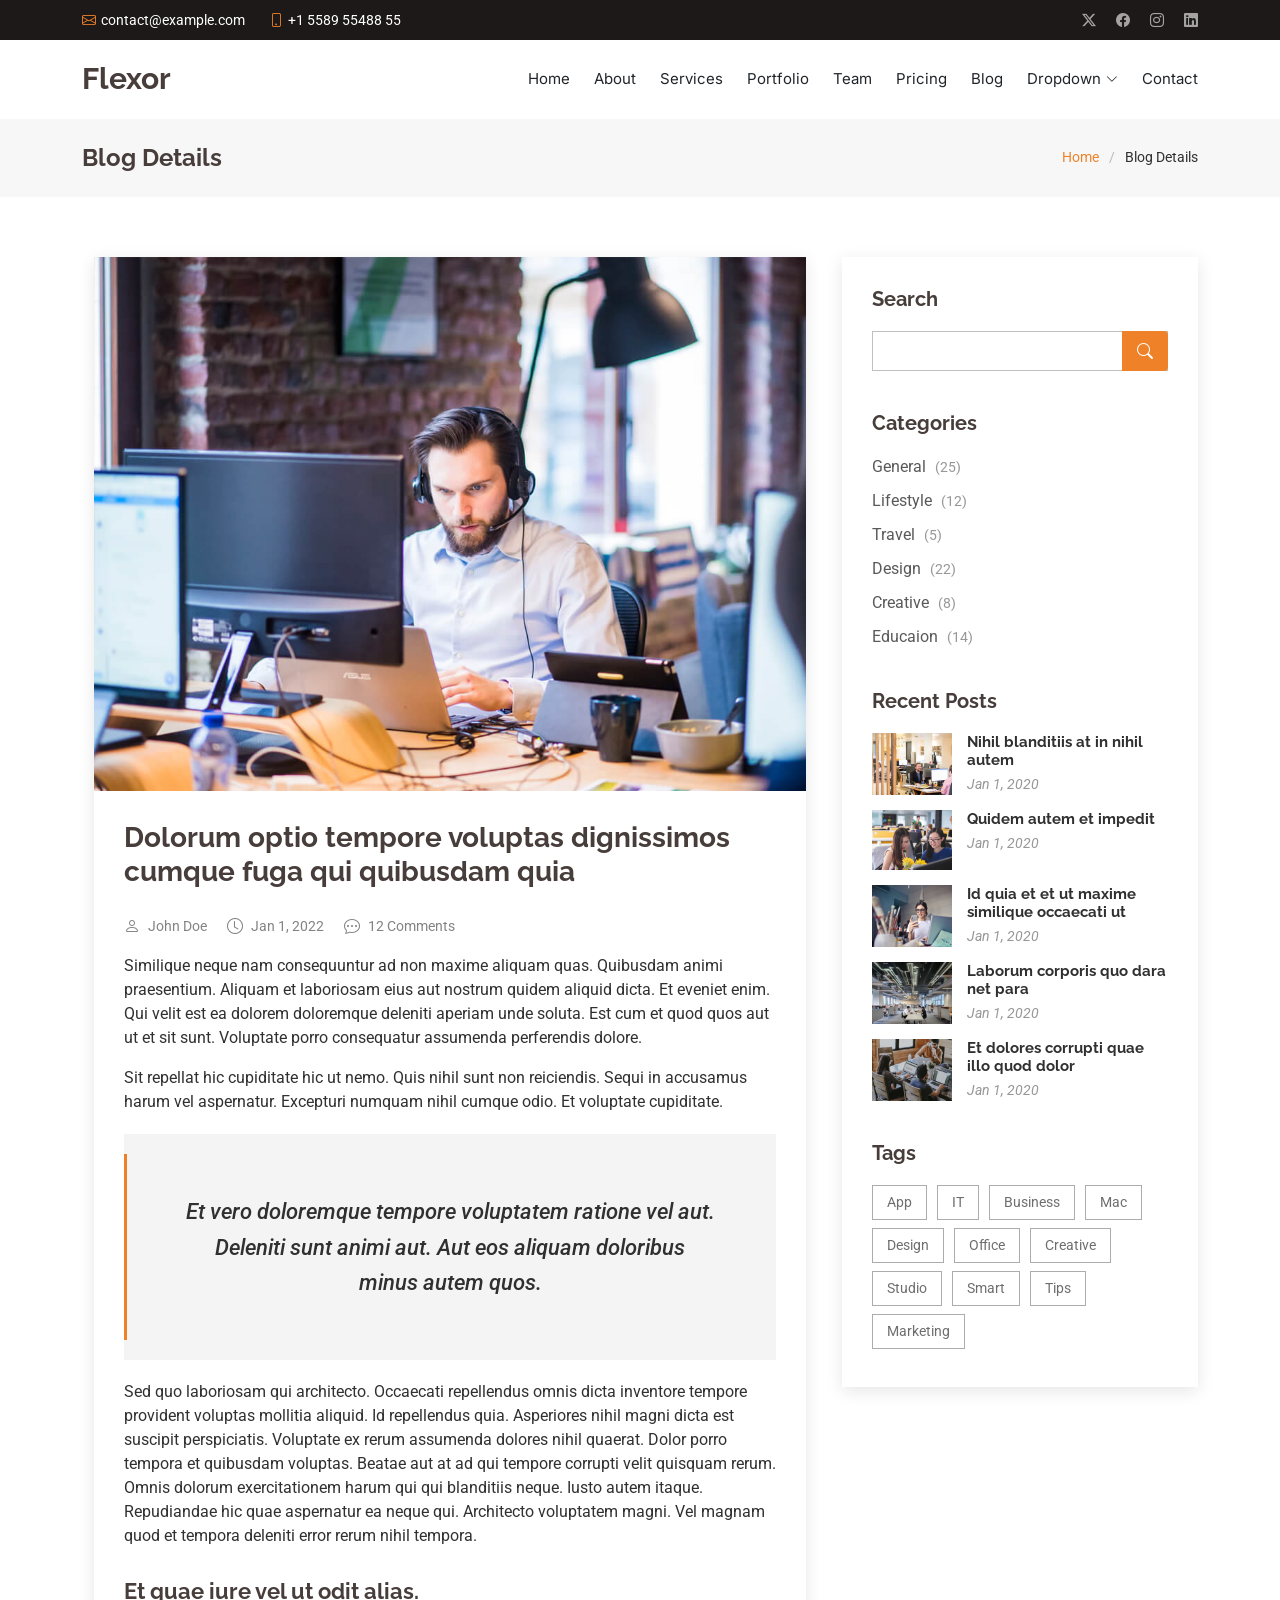
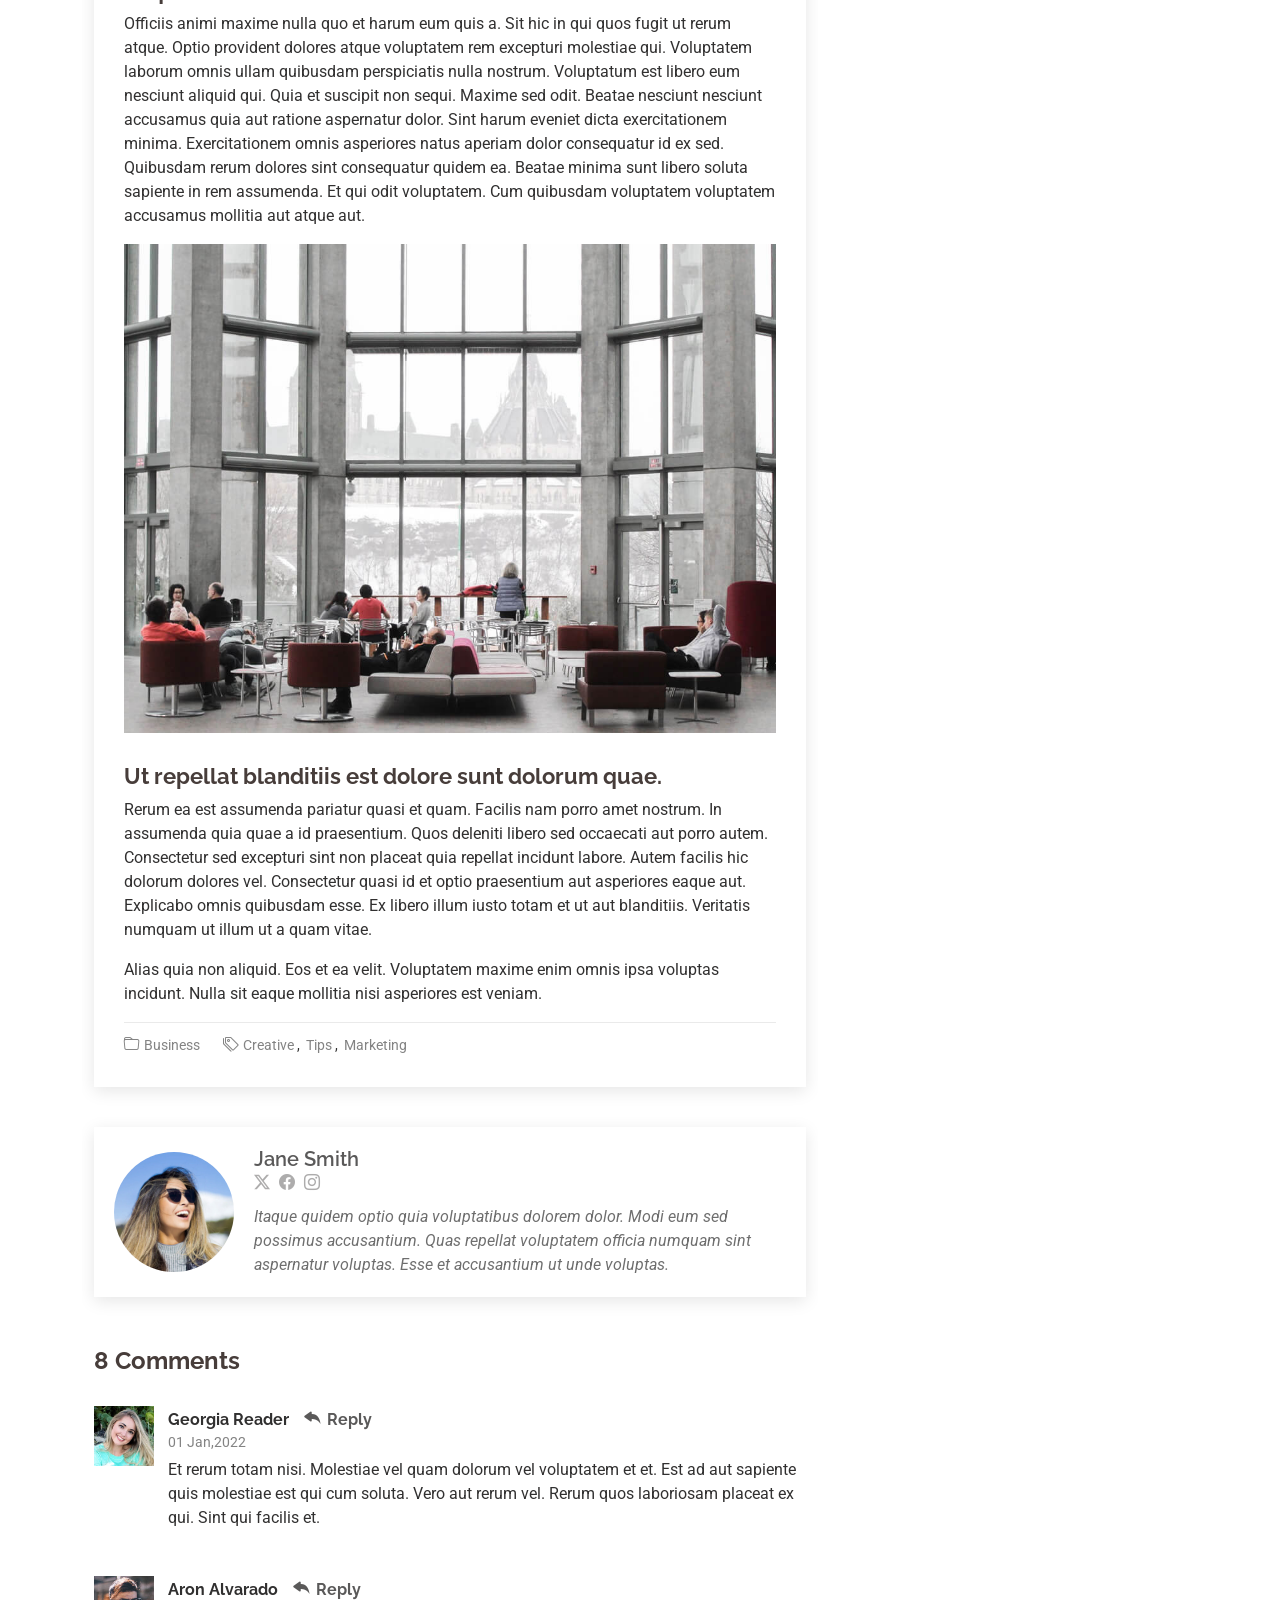
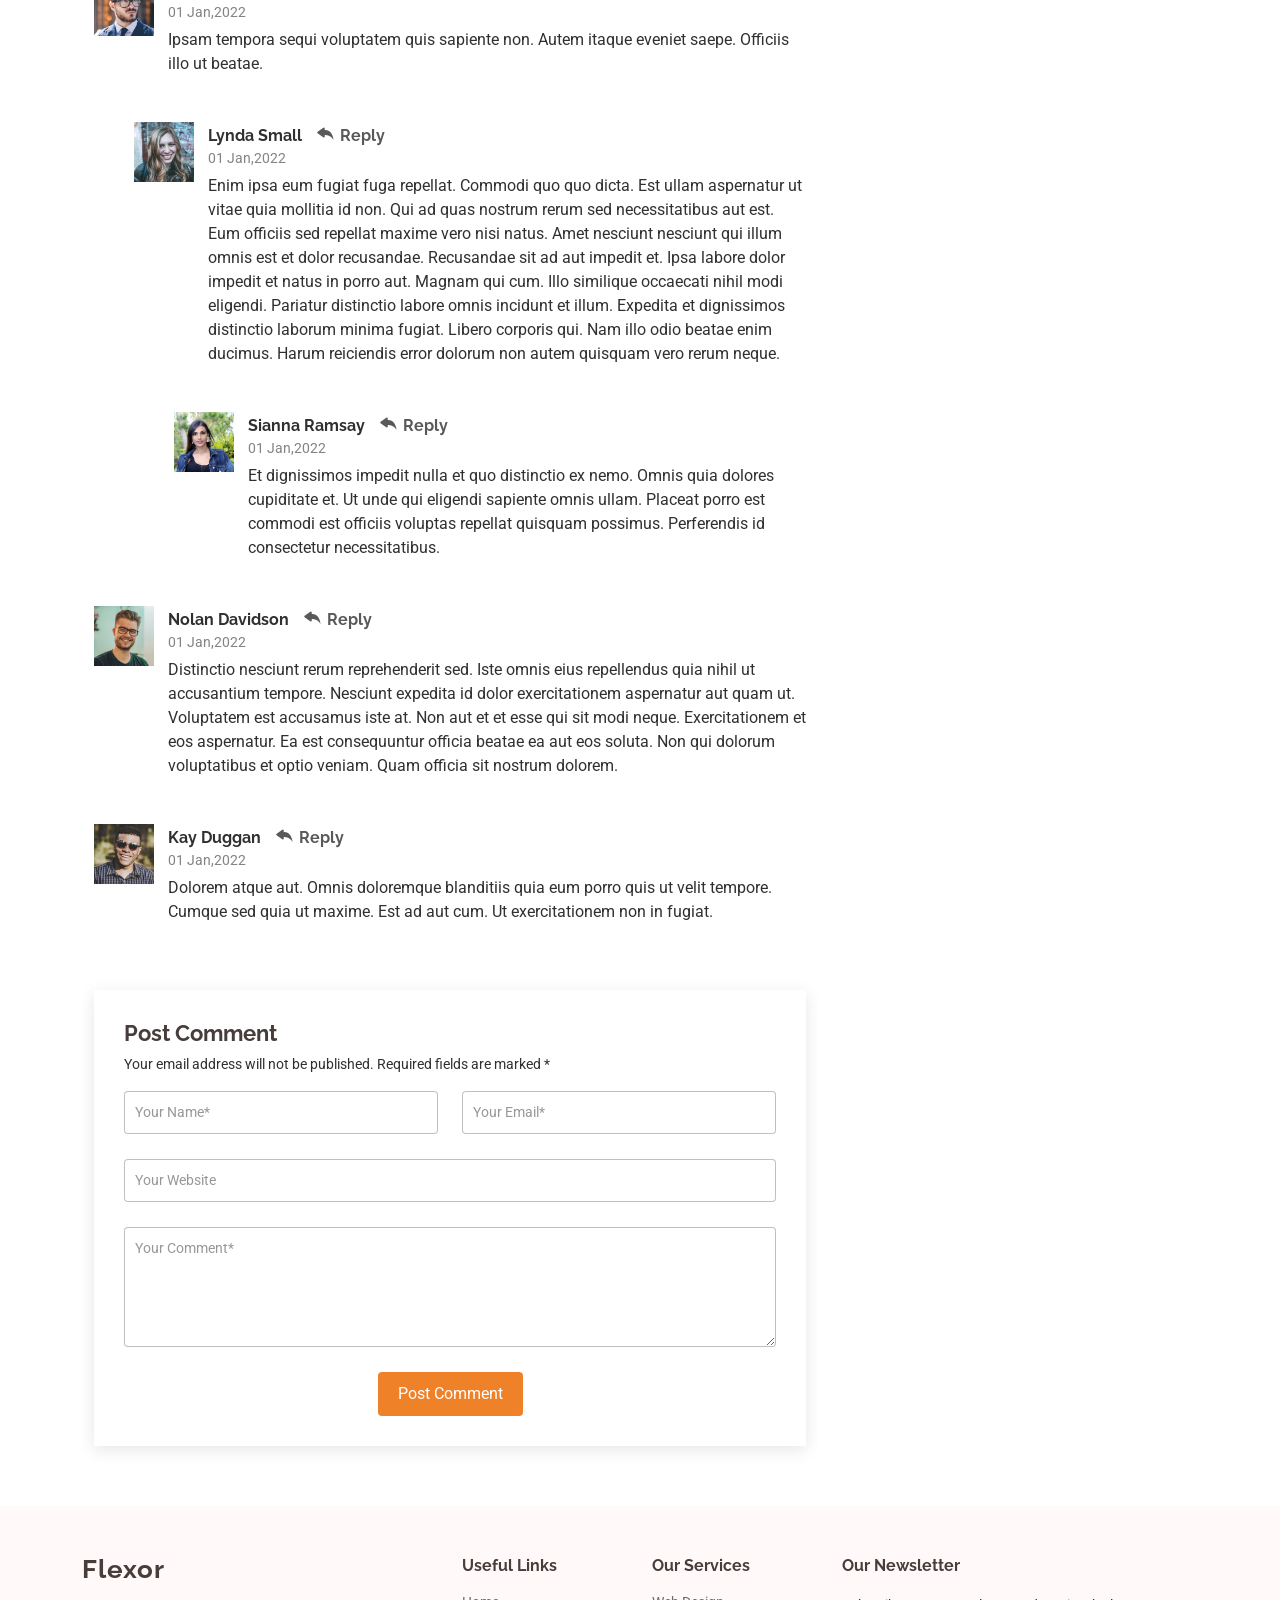
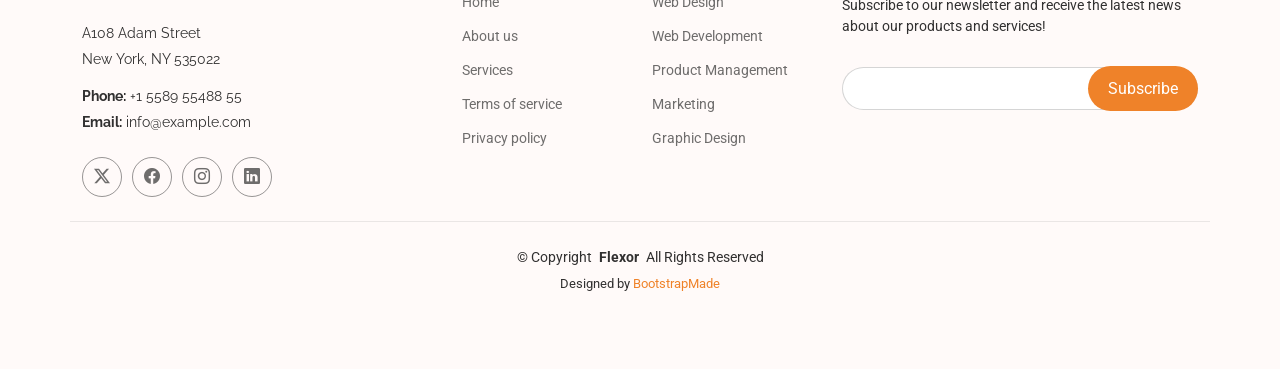
<file: blog-details.html>
<!DOCTYPE html>
<html lang="en">

<head>
  <meta charset="utf-8">
  <meta content="width=device-width, initial-scale=1.0" name="viewport">
  <title>Blog Details - Flexor Bootstrap Template</title>
  <meta name="description" content="">
  <meta name="keywords" content="">

  <!-- Favicons -->
  <link href="assets/img/favicon.png" rel="icon">
  <link href="assets/img/apple-touch-icon.png" rel="apple-touch-icon">

  <!-- Fonts -->
  <link href="https://fonts.googleapis.com" rel="preconnect">
  <link href="https://fonts.gstatic.com" rel="preconnect" crossorigin>
  <link href="https://fonts.googleapis.com/css2?family=Roboto:ital,wght@0,100;0,300;0,400;0,500;0,700;0,900;1,100;1,300;1,400;1,500;1,700;1,900&family=Raleway:ital,wght@0,100;0,200;0,300;0,400;0,500;0,600;0,700;0,800;0,900;1,100;1,200;1,300;1,400;1,500;1,600;1,700;1,800;1,900&family=Inter:wght@100;200;300;400;500;600;700;800;900&display=swap" rel="stylesheet">

  <!-- Vendor CSS Files -->
  <link href="assets/vendor/bootstrap/css/bootstrap.min.css" rel="stylesheet">
  <link href="assets/vendor/bootstrap-icons/bootstrap-icons.css" rel="stylesheet">
  <link href="assets/vendor/aos/aos.css" rel="stylesheet">
  <link href="assets/vendor/glightbox/css/glightbox.min.css" rel="stylesheet">
  <link href="assets/vendor/swiper/swiper-bundle.min.css" rel="stylesheet">

  <!-- Main CSS File -->
  <link href="assets/css/main.css" rel="stylesheet">

  <!-- =======================================================
  * Template Name: Flexor
  * Template URL: https://bootstrapmade.com/flexor-free-multipurpose-bootstrap-template/
  * Updated: Aug 07 2024 with Bootstrap v5.3.3
  * Author: BootstrapMade.com
  * License: https://bootstrapmade.com/license/
  ======================================================== -->
</head>

<body class="blog-details-page">

  <header id="header" class="header sticky-top">

    <div class="topbar d-flex align-items-center dark-background">
      <div class="container d-flex justify-content-center justify-content-md-between">
        <div class="contact-info d-flex align-items-center">
          <i class="bi bi-envelope d-flex align-items-center"><a href="mailto:contact@example.com">contact@example.com</a></i>
          <i class="bi bi-phone d-flex align-items-center ms-4"><span>+1 5589 55488 55</span></i>
        </div>
        <div class="social-links d-none d-md-flex align-items-center">
          <a href="#" class="twitter"><i class="bi bi-twitter-x"></i></a>
          <a href="#" class="facebook"><i class="bi bi-facebook"></i></a>
          <a href="#" class="instagram"><i class="bi bi-instagram"></i></a>
          <a href="#" class="linkedin"><i class="bi bi-linkedin"></i></a>
        </div>
      </div>
    </div><!-- End Top Bar -->

    <div class="branding d-flex align-items-cente">

      <div class="container position-relative d-flex align-items-center justify-content-between">
        <a href="index.html" class="logo d-flex align-items-center">
          <!-- Uncomment the line below if you also wish to use an image logo -->
          <!-- <img src="assets/img/logo.png" alt=""> -->
          <h1 class="sitename">Flexor</h1>
        </a>

        <nav id="navmenu" class="navmenu">
          <ul>
            <li><a href="#hero">Home<br></a></li>
            <li><a href="#about">About</a></li>
            <li><a href="#services">Services</a></li>
            <li><a href="#portfolio">Portfolio</a></li>
            <li><a href="#team">Team</a></li>
            <li><a href="#pricing">Pricing</a></li>
            <li><a href="blog.html">Blog</a></li>
            <li class="dropdown"><a href="#"><span>Dropdown</span> <i class="bi bi-chevron-down toggle-dropdown"></i></a>
              <ul>
                <li><a href="#">Dropdown 1</a></li>
                <li class="dropdown"><a href="#"><span>Deep Dropdown</span> <i class="bi bi-chevron-down toggle-dropdown"></i></a>
                  <ul>
                    <li><a href="#">Deep Dropdown 1</a></li>
                    <li><a href="#">Deep Dropdown 2</a></li>
                    <li><a href="#">Deep Dropdown 3</a></li>
                    <li><a href="#">Deep Dropdown 4</a></li>
                    <li><a href="#">Deep Dropdown 5</a></li>
                  </ul>
                </li>
                <li><a href="#">Dropdown 2</a></li>
                <li><a href="#">Dropdown 3</a></li>
                <li><a href="#">Dropdown 4</a></li>
              </ul>
            </li>
            <li><a href="#contact">Contact</a></li>
          </ul>
          <i class="mobile-nav-toggle d-xl-none bi bi-list"></i>
        </nav>

      </div>

    </div>

  </header>

  <main class="main">

    <!-- Page Title -->
    <div class="page-title">
      <div class="container d-lg-flex justify-content-between align-items-center">
        <h1 class="mb-2 mb-lg-0">Blog Details</h1>
        <nav class="breadcrumbs">
          <ol>
            <li><a href="index.html">Home</a></li>
            <li class="current">Blog Details</li>
          </ol>
        </nav>
      </div>
    </div><!-- End Page Title -->

    <div class="container">
      <div class="row">

        <div class="col-lg-8">

          <!-- Blog Details Section -->
          <section id="blog-details" class="blog-details section">
            <div class="container">

              <article class="article">

                <div class="post-img">
                  <img src="assets/img/blog/blog-1.jpg" alt="" class="img-fluid">
                </div>

                <h2 class="title">Dolorum optio tempore voluptas dignissimos cumque fuga qui quibusdam quia</h2>

                <div class="meta-top">
                  <ul>
                    <li class="d-flex align-items-center"><i class="bi bi-person"></i> <a href="blog-details.html">John Doe</a></li>
                    <li class="d-flex align-items-center"><i class="bi bi-clock"></i> <a href="blog-details.html"><time datetime="2020-01-01">Jan 1, 2022</time></a></li>
                    <li class="d-flex align-items-center"><i class="bi bi-chat-dots"></i> <a href="blog-details.html">12 Comments</a></li>
                  </ul>
                </div><!-- End meta top -->

                <div class="content">
                  <p>
                    Similique neque nam consequuntur ad non maxime aliquam quas. Quibusdam animi praesentium. Aliquam et laboriosam eius aut nostrum quidem aliquid dicta.
                    Et eveniet enim. Qui velit est ea dolorem doloremque deleniti aperiam unde soluta. Est cum et quod quos aut ut et sit sunt. Voluptate porro consequatur assumenda perferendis dolore.
                  </p>

                  <p>
                    Sit repellat hic cupiditate hic ut nemo. Quis nihil sunt non reiciendis. Sequi in accusamus harum vel aspernatur. Excepturi numquam nihil cumque odio. Et voluptate cupiditate.
                  </p>

                  <blockquote>
                    <p>
                      Et vero doloremque tempore voluptatem ratione vel aut. Deleniti sunt animi aut. Aut eos aliquam doloribus minus autem quos.
                    </p>
                  </blockquote>

                  <p>
                    Sed quo laboriosam qui architecto. Occaecati repellendus omnis dicta inventore tempore provident voluptas mollitia aliquid. Id repellendus quia. Asperiores nihil magni dicta est suscipit perspiciatis. Voluptate ex rerum assumenda dolores nihil quaerat.
                    Dolor porro tempora et quibusdam voluptas. Beatae aut at ad qui tempore corrupti velit quisquam rerum. Omnis dolorum exercitationem harum qui qui blanditiis neque.
                    Iusto autem itaque. Repudiandae hic quae aspernatur ea neque qui. Architecto voluptatem magni. Vel magnam quod et tempora deleniti error rerum nihil tempora.
                  </p>

                  <h3>Et quae iure vel ut odit alias.</h3>
                  <p>
                    Officiis animi maxime nulla quo et harum eum quis a. Sit hic in qui quos fugit ut rerum atque. Optio provident dolores atque voluptatem rem excepturi molestiae qui. Voluptatem laborum omnis ullam quibusdam perspiciatis nulla nostrum. Voluptatum est libero eum nesciunt aliquid qui.
                    Quia et suscipit non sequi. Maxime sed odit. Beatae nesciunt nesciunt accusamus quia aut ratione aspernatur dolor. Sint harum eveniet dicta exercitationem minima. Exercitationem omnis asperiores natus aperiam dolor consequatur id ex sed. Quibusdam rerum dolores sint consequatur quidem ea.
                    Beatae minima sunt libero soluta sapiente in rem assumenda. Et qui odit voluptatem. Cum quibusdam voluptatem voluptatem accusamus mollitia aut atque aut.
                  </p>
                  <img src="assets/img/blog/blog-inside-post.jpg" class="img-fluid" alt="">

                  <h3>Ut repellat blanditiis est dolore sunt dolorum quae.</h3>
                  <p>
                    Rerum ea est assumenda pariatur quasi et quam. Facilis nam porro amet nostrum. In assumenda quia quae a id praesentium. Quos deleniti libero sed occaecati aut porro autem. Consectetur sed excepturi sint non placeat quia repellat incidunt labore. Autem facilis hic dolorum dolores vel.
                    Consectetur quasi id et optio praesentium aut asperiores eaque aut. Explicabo omnis quibusdam esse. Ex libero illum iusto totam et ut aut blanditiis. Veritatis numquam ut illum ut a quam vitae.
                  </p>
                  <p>
                    Alias quia non aliquid. Eos et ea velit. Voluptatem maxime enim omnis ipsa voluptas incidunt. Nulla sit eaque mollitia nisi asperiores est veniam.
                  </p>

                </div><!-- End post content -->

                <div class="meta-bottom">
                  <i class="bi bi-folder"></i>
                  <ul class="cats">
                    <li><a href="#">Business</a></li>
                  </ul>

                  <i class="bi bi-tags"></i>
                  <ul class="tags">
                    <li><a href="#">Creative</a></li>
                    <li><a href="#">Tips</a></li>
                    <li><a href="#">Marketing</a></li>
                  </ul>
                </div><!-- End meta bottom -->

              </article>

            </div>
          </section><!-- /Blog Details Section -->

          <!-- Blog Author Section -->
          <section id="blog-author" class="blog-author section">

            <div class="container">
              <div class="author-container d-flex align-items-center">
                <img src="assets/img/blog/blog-author.jpg" class="rounded-circle flex-shrink-0" alt="">
                <div>
                  <h4>Jane Smith</h4>
                  <div class="social-links">
                    <a href="https://x.com/#"><i class="bi bi-twitter-x"></i></a>
                    <a href="https://facebook.com/#"><i class="bi bi-facebook"></i></a>
                    <a href="https://instagram.com/#"><i class="biu bi-instagram"></i></a>
                  </div>
                  <p>
                    Itaque quidem optio quia voluptatibus dolorem dolor. Modi eum sed possimus accusantium. Quas repellat voluptatem officia numquam sint aspernatur voluptas. Esse et accusantium ut unde voluptas.
                  </p>
                </div>
              </div>
            </div>

          </section><!-- /Blog Author Section -->

          <!-- Blog Comments Section -->
          <section id="blog-comments" class="blog-comments section">

            <div class="container">

              <h4 class="comments-count">8 Comments</h4>

              <div id="comment-1" class="comment">
                <div class="d-flex">
                  <div class="comment-img"><img src="assets/img/blog/comments-1.jpg" alt=""></div>
                  <div>
                    <h5><a href="">Georgia Reader</a> <a href="#" class="reply"><i class="bi bi-reply-fill"></i> Reply</a></h5>
                    <time datetime="2020-01-01">01 Jan,2022</time>
                    <p>
                      Et rerum totam nisi. Molestiae vel quam dolorum vel voluptatem et et. Est ad aut sapiente quis molestiae est qui cum soluta.
                      Vero aut rerum vel. Rerum quos laboriosam placeat ex qui. Sint qui facilis et.
                    </p>
                  </div>
                </div>
              </div><!-- End comment #1 -->

              <div id="comment-2" class="comment">
                <div class="d-flex">
                  <div class="comment-img"><img src="assets/img/blog/comments-2.jpg" alt=""></div>
                  <div>
                    <h5><a href="">Aron Alvarado</a> <a href="#" class="reply"><i class="bi bi-reply-fill"></i> Reply</a></h5>
                    <time datetime="2020-01-01">01 Jan,2022</time>
                    <p>
                      Ipsam tempora sequi voluptatem quis sapiente non. Autem itaque eveniet saepe. Officiis illo ut beatae.
                    </p>
                  </div>
                </div>

                <div id="comment-reply-1" class="comment comment-reply">
                  <div class="d-flex">
                    <div class="comment-img"><img src="assets/img/blog/comments-3.jpg" alt=""></div>
                    <div>
                      <h5><a href="">Lynda Small</a> <a href="#" class="reply"><i class="bi bi-reply-fill"></i> Reply</a></h5>
                      <time datetime="2020-01-01">01 Jan,2022</time>
                      <p>
                        Enim ipsa eum fugiat fuga repellat. Commodi quo quo dicta. Est ullam aspernatur ut vitae quia mollitia id non. Qui ad quas nostrum rerum sed necessitatibus aut est. Eum officiis sed repellat maxime vero nisi natus. Amet nesciunt nesciunt qui illum omnis est et dolor recusandae.

                        Recusandae sit ad aut impedit et. Ipsa labore dolor impedit et natus in porro aut. Magnam qui cum. Illo similique occaecati nihil modi eligendi. Pariatur distinctio labore omnis incidunt et illum. Expedita et dignissimos distinctio laborum minima fugiat.

                        Libero corporis qui. Nam illo odio beatae enim ducimus. Harum reiciendis error dolorum non autem quisquam vero rerum neque.
                      </p>
                    </div>
                  </div>

                  <div id="comment-reply-2" class="comment comment-reply">
                    <div class="d-flex">
                      <div class="comment-img"><img src="assets/img/blog/comments-4.jpg" alt=""></div>
                      <div>
                        <h5><a href="">Sianna Ramsay</a> <a href="#" class="reply"><i class="bi bi-reply-fill"></i> Reply</a></h5>
                        <time datetime="2020-01-01">01 Jan,2022</time>
                        <p>
                          Et dignissimos impedit nulla et quo distinctio ex nemo. Omnis quia dolores cupiditate et. Ut unde qui eligendi sapiente omnis ullam. Placeat porro est commodi est officiis voluptas repellat quisquam possimus. Perferendis id consectetur necessitatibus.
                        </p>
                      </div>
                    </div>

                  </div><!-- End comment reply #2-->

                </div><!-- End comment reply #1-->

              </div><!-- End comment #2-->

              <div id="comment-3" class="comment">
                <div class="d-flex">
                  <div class="comment-img"><img src="assets/img/blog/comments-5.jpg" alt=""></div>
                  <div>
                    <h5><a href="">Nolan Davidson</a> <a href="#" class="reply"><i class="bi bi-reply-fill"></i> Reply</a></h5>
                    <time datetime="2020-01-01">01 Jan,2022</time>
                    <p>
                      Distinctio nesciunt rerum reprehenderit sed. Iste omnis eius repellendus quia nihil ut accusantium tempore. Nesciunt expedita id dolor exercitationem aspernatur aut quam ut. Voluptatem est accusamus iste at.
                      Non aut et et esse qui sit modi neque. Exercitationem et eos aspernatur. Ea est consequuntur officia beatae ea aut eos soluta. Non qui dolorum voluptatibus et optio veniam. Quam officia sit nostrum dolorem.
                    </p>
                  </div>
                </div>

              </div><!-- End comment #3 -->

              <div id="comment-4" class="comment">
                <div class="d-flex">
                  <div class="comment-img"><img src="assets/img/blog/comments-6.jpg" alt=""></div>
                  <div>
                    <h5><a href="">Kay Duggan</a> <a href="#" class="reply"><i class="bi bi-reply-fill"></i> Reply</a></h5>
                    <time datetime="2020-01-01">01 Jan,2022</time>
                    <p>
                      Dolorem atque aut. Omnis doloremque blanditiis quia eum porro quis ut velit tempore. Cumque sed quia ut maxime. Est ad aut cum. Ut exercitationem non in fugiat.
                    </p>
                  </div>
                </div>

              </div><!-- End comment #4 -->

            </div>

          </section><!-- /Blog Comments Section -->

          <!-- Comment Form Section -->
          <section id="comment-form" class="comment-form section">
            <div class="container">

              <form action="">

                <h4>Post Comment</h4>
                <p>Your email address will not be published. Required fields are marked * </p>
                <div class="row">
                  <div class="col-md-6 form-group">
                    <input name="name" type="text" class="form-control" placeholder="Your Name*">
                  </div>
                  <div class="col-md-6 form-group">
                    <input name="email" type="text" class="form-control" placeholder="Your Email*">
                  </div>
                </div>
                <div class="row">
                  <div class="col form-group">
                    <input name="website" type="text" class="form-control" placeholder="Your Website">
                  </div>
                </div>
                <div class="row">
                  <div class="col form-group">
                    <textarea name="comment" class="form-control" placeholder="Your Comment*"></textarea>
                  </div>
                </div>

                <div class="text-center">
                  <button type="submit" class="btn btn-primary">Post Comment</button>
                </div>

              </form>

            </div>
          </section><!-- /Comment Form Section -->

        </div>

        <div class="col-lg-4 sidebar">

          <div class="widgets-container">

            <!-- Search Widget -->
            <div class="search-widget widget-item">

              <h3 class="widget-title">Search</h3>
              <form action="">
                <input type="text">
                <button type="submit" title="Search"><i class="bi bi-search"></i></button>
              </form>

            </div><!--/Search Widget -->

            <!-- Categories Widget -->
            <div class="categories-widget widget-item">

              <h3 class="widget-title">Categories</h3>
              <ul class="mt-3">
                <li><a href="#">General <span>(25)</span></a></li>
                <li><a href="#">Lifestyle <span>(12)</span></a></li>
                <li><a href="#">Travel <span>(5)</span></a></li>
                <li><a href="#">Design <span>(22)</span></a></li>
                <li><a href="#">Creative <span>(8)</span></a></li>
                <li><a href="#">Educaion <span>(14)</span></a></li>
              </ul>

            </div><!--/Categories Widget -->

            <!-- Recent Posts Widget -->
            <div class="recent-posts-widget widget-item">

              <h3 class="widget-title">Recent Posts</h3>

              <div class="post-item">
                <img src="assets/img/blog/blog-recent-1.jpg" alt="" class="flex-shrink-0">
                <div>
                  <h4><a href="blog-details.html">Nihil blanditiis at in nihil autem</a></h4>
                  <time datetime="2020-01-01">Jan 1, 2020</time>
                </div>
              </div><!-- End recent post item-->

              <div class="post-item">
                <img src="assets/img/blog/blog-recent-2.jpg" alt="" class="flex-shrink-0">
                <div>
                  <h4><a href="blog-details.html">Quidem autem et impedit</a></h4>
                  <time datetime="2020-01-01">Jan 1, 2020</time>
                </div>
              </div><!-- End recent post item-->

              <div class="post-item">
                <img src="assets/img/blog/blog-recent-3.jpg" alt="" class="flex-shrink-0">
                <div>
                  <h4><a href="blog-details.html">Id quia et et ut maxime similique occaecati ut</a></h4>
                  <time datetime="2020-01-01">Jan 1, 2020</time>
                </div>
              </div><!-- End recent post item-->

              <div class="post-item">
                <img src="assets/img/blog/blog-recent-4.jpg" alt="" class="flex-shrink-0">
                <div>
                  <h4><a href="blog-details.html">Laborum corporis quo dara net para</a></h4>
                  <time datetime="2020-01-01">Jan 1, 2020</time>
                </div>
              </div><!-- End recent post item-->

              <div class="post-item">
                <img src="assets/img/blog/blog-recent-5.jpg" alt="" class="flex-shrink-0">
                <div>
                  <h4><a href="blog-details.html">Et dolores corrupti quae illo quod dolor</a></h4>
                  <time datetime="2020-01-01">Jan 1, 2020</time>
                </div>
              </div><!-- End recent post item-->

            </div><!--/Recent Posts Widget -->

            <!-- Tags Widget -->
            <div class="tags-widget widget-item">

              <h3 class="widget-title">Tags</h3>
              <ul>
                <li><a href="#">App</a></li>
                <li><a href="#">IT</a></li>
                <li><a href="#">Business</a></li>
                <li><a href="#">Mac</a></li>
                <li><a href="#">Design</a></li>
                <li><a href="#">Office</a></li>
                <li><a href="#">Creative</a></li>
                <li><a href="#">Studio</a></li>
                <li><a href="#">Smart</a></li>
                <li><a href="#">Tips</a></li>
                <li><a href="#">Marketing</a></li>
              </ul>

            </div><!--/Tags Widget -->

          </div>

        </div>

      </div>
    </div>

  </main>

  <footer id="footer" class="footer light-background">

    <div class="container footer-top">
      <div class="row gy-4">
        <div class="col-lg-4 col-md-6 footer-about">
          <a href="index.html" class="logo d-flex align-items-center">
            <span class="sitename">Flexor</span>
          </a>
          <div class="footer-contact pt-3">
            <p>A108 Adam Street</p>
            <p>New York, NY 535022</p>
            <p class="mt-3"><strong>Phone:</strong> <span>+1 5589 55488 55</span></p>
            <p><strong>Email:</strong> <span>info@example.com</span></p>
          </div>
          <div class="social-links d-flex mt-4">
            <a href=""><i class="bi bi-twitter-x"></i></a>
            <a href=""><i class="bi bi-facebook"></i></a>
            <a href=""><i class="bi bi-instagram"></i></a>
            <a href=""><i class="bi bi-linkedin"></i></a>
          </div>
        </div>

        <div class="col-lg-2 col-md-3 footer-links">
          <h4>Useful Links</h4>
          <ul>
            <li><a href="#">Home</a></li>
            <li><a href="#">About us</a></li>
            <li><a href="#">Services</a></li>
            <li><a href="#">Terms of service</a></li>
            <li><a href="#">Privacy policy</a></li>
          </ul>
        </div>

        <div class="col-lg-2 col-md-3 footer-links">
          <h4>Our Services</h4>
          <ul>
            <li><a href="#">Web Design</a></li>
            <li><a href="#">Web Development</a></li>
            <li><a href="#">Product Management</a></li>
            <li><a href="#">Marketing</a></li>
            <li><a href="#">Graphic Design</a></li>
          </ul>
        </div>

        <div class="col-lg-4 col-md-12 footer-newsletter">
          <h4>Our Newsletter</h4>
          <p>Subscribe to our newsletter and receive the latest news about our products and services!</p>
          <form action="forms/newsletter.php" method="post" class="php-email-form">
            <div class="newsletter-form"><input type="email" name="email"><input type="submit" value="Subscribe"></div>
            <div class="loading">Loading</div>
            <div class="error-message"></div>
            <div class="sent-message">Your subscription request has been sent. Thank you!</div>
          </form>
        </div>

      </div>
    </div>

    <div class="container copyright text-center mt-4">
      <p>© <span>Copyright</span> <strong class="px-1 sitename">Flexor</strong> <span>All Rights Reserved</span></p>
      <div class="credits">
        <!-- All the links in the footer should remain intact. -->
        <!-- You can delete the links only if you've purchased the pro version. -->
        <!-- Licensing information: https://bootstrapmade.com/license/ -->
        <!-- Purchase the pro version with working PHP/AJAX contact form: [buy-url] -->
        Designed by <a href="https://bootstrapmade.com/">BootstrapMade</a>
      </div>
    </div>

  </footer>

  <!-- Scroll Top -->
  <a href="#" id="scroll-top" class="scroll-top d-flex align-items-center justify-content-center"><i class="bi bi-arrow-up-short"></i></a>

  <!-- Preloader -->
  <div id="preloader"></div>

  <!-- Vendor JS Files -->
  <script src="assets/vendor/bootstrap/js/bootstrap.bundle.min.js"></script>
  <script src="assets/vendor/php-email-form/validate.js"></script>
  <script src="assets/vendor/aos/aos.js"></script>
  <script src="assets/vendor/glightbox/js/glightbox.min.js"></script>
  <script src="assets/vendor/swiper/swiper-bundle.min.js"></script>
  <script src="assets/vendor/imagesloaded/imagesloaded.pkgd.min.js"></script>
  <script src="assets/vendor/isotope-layout/isotope.pkgd.min.js"></script>

  <!-- Main JS File -->
  <script src="assets/js/main.js"></script>

</body>

</html>
</file>
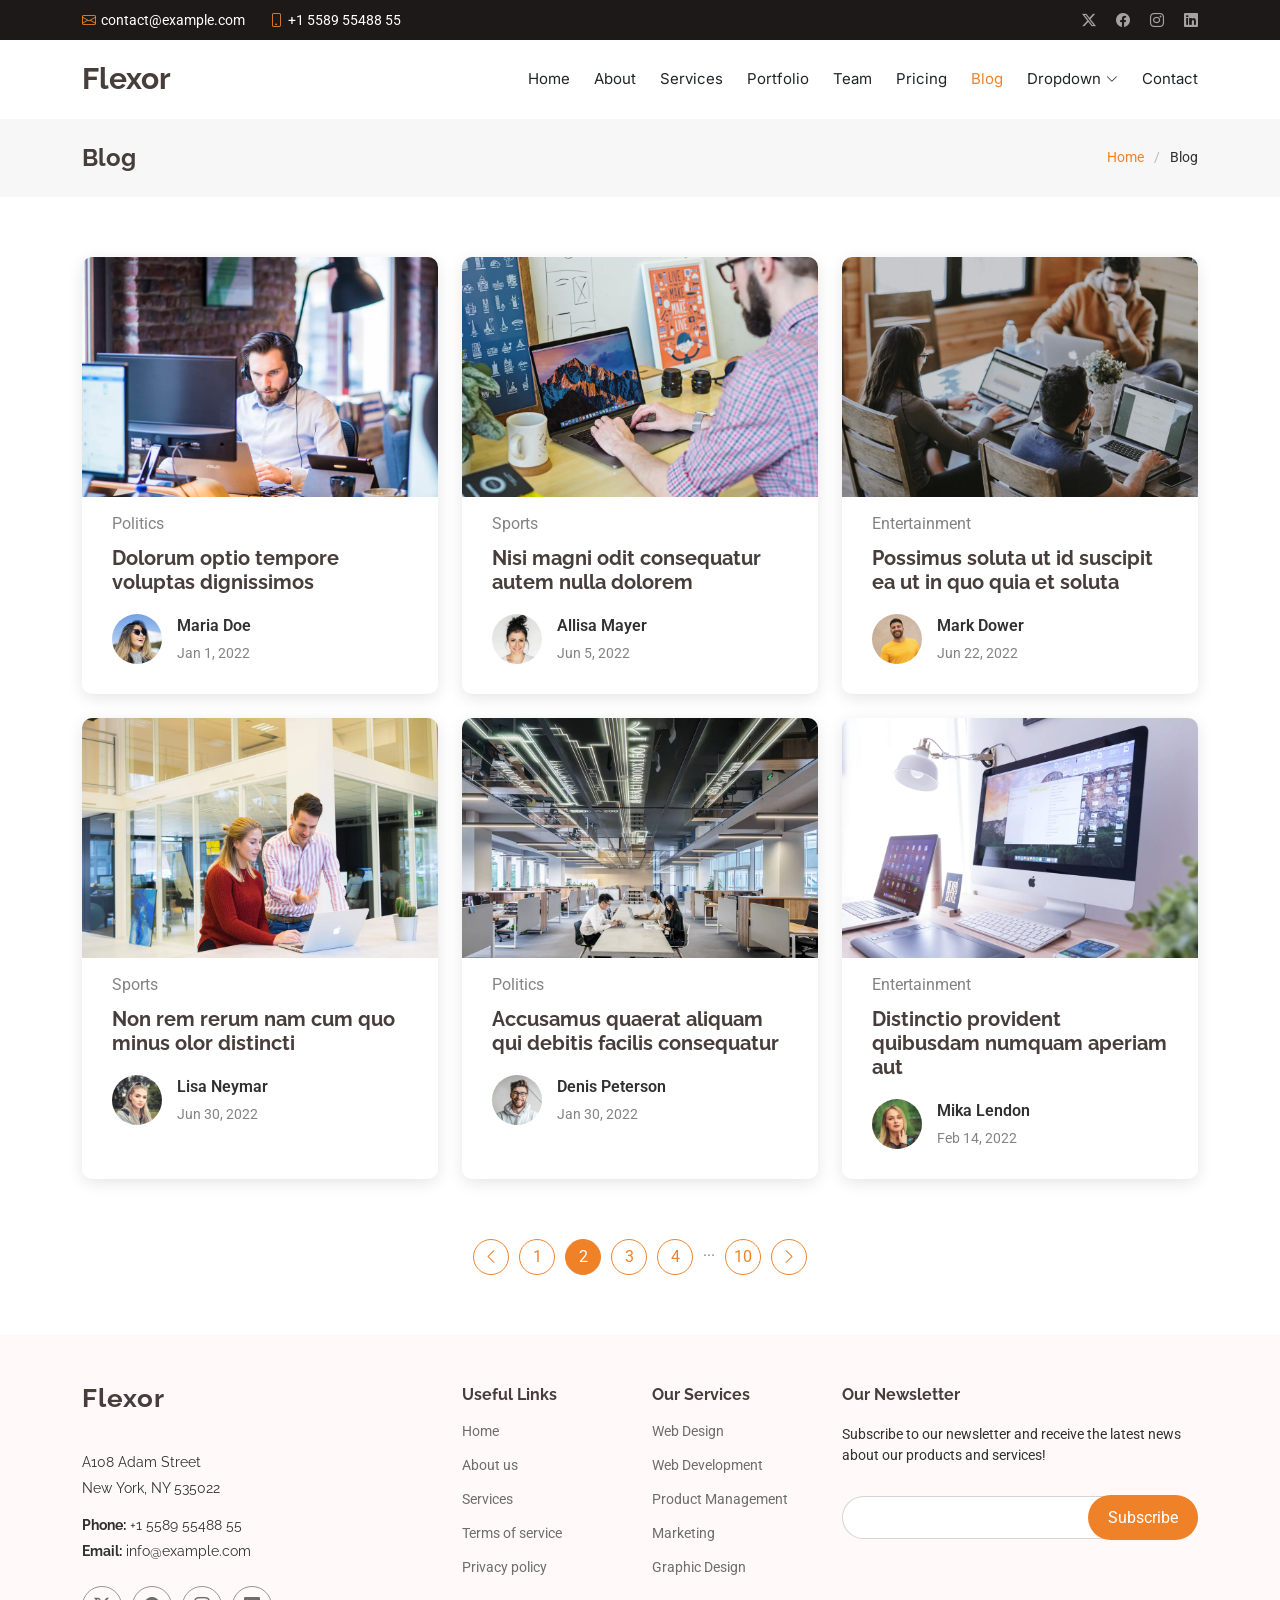
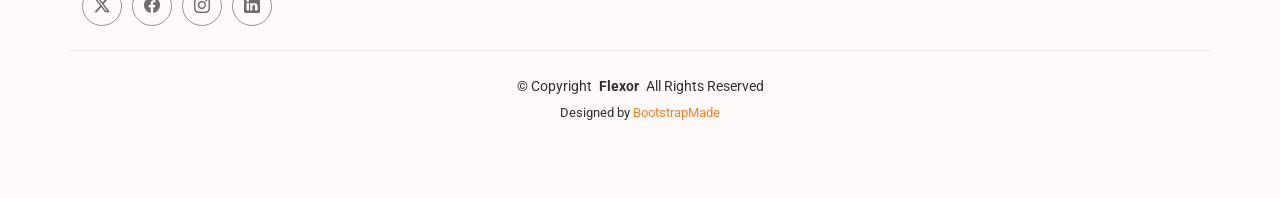
<file: blog.html>
<!DOCTYPE html>
<html lang="en">

<head>
  <meta charset="utf-8">
  <meta content="width=device-width, initial-scale=1.0" name="viewport">
  <title>Blog - Flexor Bootstrap Template</title>
  <meta name="description" content="">
  <meta name="keywords" content="">

  <!-- Favicons -->
  <link href="assets/img/favicon.png" rel="icon">
  <link href="assets/img/apple-touch-icon.png" rel="apple-touch-icon">

  <!-- Fonts -->
  <link href="https://fonts.googleapis.com" rel="preconnect">
  <link href="https://fonts.gstatic.com" rel="preconnect" crossorigin>
  <link href="https://fonts.googleapis.com/css2?family=Roboto:ital,wght@0,100;0,300;0,400;0,500;0,700;0,900;1,100;1,300;1,400;1,500;1,700;1,900&family=Raleway:ital,wght@0,100;0,200;0,300;0,400;0,500;0,600;0,700;0,800;0,900;1,100;1,200;1,300;1,400;1,500;1,600;1,700;1,800;1,900&family=Inter:wght@100;200;300;400;500;600;700;800;900&display=swap" rel="stylesheet">

  <!-- Vendor CSS Files -->
  <link href="assets/vendor/bootstrap/css/bootstrap.min.css" rel="stylesheet">
  <link href="assets/vendor/bootstrap-icons/bootstrap-icons.css" rel="stylesheet">
  <link href="assets/vendor/aos/aos.css" rel="stylesheet">
  <link href="assets/vendor/glightbox/css/glightbox.min.css" rel="stylesheet">
  <link href="assets/vendor/swiper/swiper-bundle.min.css" rel="stylesheet">

  <!-- Main CSS File -->
  <link href="assets/css/main.css" rel="stylesheet">

  <!-- =======================================================
  * Template Name: Flexor
  * Template URL: https://bootstrapmade.com/flexor-free-multipurpose-bootstrap-template/
  * Updated: Aug 07 2024 with Bootstrap v5.3.3
  * Author: BootstrapMade.com
  * License: https://bootstrapmade.com/license/
  ======================================================== -->
</head>

<body class="blog-page">

  <header id="header" class="header sticky-top">

    <div class="topbar d-flex align-items-center dark-background">
      <div class="container d-flex justify-content-center justify-content-md-between">
        <div class="contact-info d-flex align-items-center">
          <i class="bi bi-envelope d-flex align-items-center"><a href="mailto:contact@example.com">contact@example.com</a></i>
          <i class="bi bi-phone d-flex align-items-center ms-4"><span>+1 5589 55488 55</span></i>
        </div>
        <div class="social-links d-none d-md-flex align-items-center">
          <a href="#" class="twitter"><i class="bi bi-twitter-x"></i></a>
          <a href="#" class="facebook"><i class="bi bi-facebook"></i></a>
          <a href="#" class="instagram"><i class="bi bi-instagram"></i></a>
          <a href="#" class="linkedin"><i class="bi bi-linkedin"></i></a>
        </div>
      </div>
    </div><!-- End Top Bar -->

    <div class="branding d-flex align-items-cente">

      <div class="container position-relative d-flex align-items-center justify-content-between">
        <a href="index.html" class="logo d-flex align-items-center">
          <!-- Uncomment the line below if you also wish to use an image logo -->
          <!-- <img src="assets/img/logo.png" alt=""> -->
          <h1 class="sitename">Flexor</h1>
        </a>

        <nav id="navmenu" class="navmenu">
          <ul>
            <li><a href="#hero">Home<br></a></li>
            <li><a href="#about">About</a></li>
            <li><a href="#services">Services</a></li>
            <li><a href="#portfolio">Portfolio</a></li>
            <li><a href="#team">Team</a></li>
            <li><a href="#pricing">Pricing</a></li>
            <li><a href="blog.html" class="active">Blog</a></li>
            <li class="dropdown"><a href="#"><span>Dropdown</span> <i class="bi bi-chevron-down toggle-dropdown"></i></a>
              <ul>
                <li><a href="#">Dropdown 1</a></li>
                <li class="dropdown"><a href="#"><span>Deep Dropdown</span> <i class="bi bi-chevron-down toggle-dropdown"></i></a>
                  <ul>
                    <li><a href="#">Deep Dropdown 1</a></li>
                    <li><a href="#">Deep Dropdown 2</a></li>
                    <li><a href="#">Deep Dropdown 3</a></li>
                    <li><a href="#">Deep Dropdown 4</a></li>
                    <li><a href="#">Deep Dropdown 5</a></li>
                  </ul>
                </li>
                <li><a href="#">Dropdown 2</a></li>
                <li><a href="#">Dropdown 3</a></li>
                <li><a href="#">Dropdown 4</a></li>
              </ul>
            </li>
            <li><a href="#contact">Contact</a></li>
          </ul>
          <i class="mobile-nav-toggle d-xl-none bi bi-list"></i>
        </nav>

      </div>

    </div>

  </header>

  <main class="main">

    <!-- Page Title -->
    <div class="page-title">
      <div class="container d-lg-flex justify-content-between align-items-center">
        <h1 class="mb-2 mb-lg-0">Blog</h1>
        <nav class="breadcrumbs">
          <ol>
            <li><a href="index.html">Home</a></li>
            <li class="current">Blog</li>
          </ol>
        </nav>
      </div>
    </div><!-- End Page Title -->

    <!-- Blog Posts Section -->
    <section id="blog-posts" class="blog-posts section">

      <div class="container">
        <div class="row gy-4">

          <div class="col-lg-4">
            <article>

              <div class="post-img">
                <img src="assets/img/blog/blog-1.jpg" alt="" class="img-fluid">
              </div>

              <p class="post-category">Politics</p>

              <h2 class="title">
                <a href="blog-details.html">Dolorum optio tempore voluptas dignissimos</a>
              </h2>

              <div class="d-flex align-items-center">
                <img src="assets/img/blog/blog-author.jpg" alt="" class="img-fluid post-author-img flex-shrink-0">
                <div class="post-meta">
                  <p class="post-author">Maria Doe</p>
                  <p class="post-date">
                    <time datetime="2022-01-01">Jan 1, 2022</time>
                  </p>
                </div>
              </div>

            </article>
          </div><!-- End post list item -->

          <div class="col-lg-4">
            <article>

              <div class="post-img">
                <img src="assets/img/blog/blog-2.jpg" alt="" class="img-fluid">
              </div>

              <p class="post-category">Sports</p>

              <h2 class="title">
                <a href="blog-details.html">Nisi magni odit consequatur autem nulla dolorem</a>
              </h2>

              <div class="d-flex align-items-center">
                <img src="assets/img/blog/blog-author-2.jpg" alt="" class="img-fluid post-author-img flex-shrink-0">
                <div class="post-meta">
                  <p class="post-author">Allisa Mayer</p>
                  <p class="post-date">
                    <time datetime="2022-01-01">Jun 5, 2022</time>
                  </p>
                </div>
              </div>

            </article>
          </div><!-- End post list item -->

          <div class="col-lg-4">
            <article>

              <div class="post-img">
                <img src="assets/img/blog/blog-3.jpg" alt="" class="img-fluid">
              </div>

              <p class="post-category">Entertainment</p>

              <h2 class="title">
                <a href="blog-details.html">Possimus soluta ut id suscipit ea ut in quo quia et soluta</a>
              </h2>

              <div class="d-flex align-items-center">
                <img src="assets/img/blog/blog-author-3.jpg" alt="" class="img-fluid post-author-img flex-shrink-0">
                <div class="post-meta">
                  <p class="post-author">Mark Dower</p>
                  <p class="post-date">
                    <time datetime="2022-01-01">Jun 22, 2022</time>
                  </p>
                </div>
              </div>

            </article>
          </div><!-- End post list item -->

          <div class="col-lg-4">
            <article>

              <div class="post-img">
                <img src="assets/img/blog/blog-4.jpg" alt="" class="img-fluid">
              </div>

              <p class="post-category">Sports</p>

              <h2 class="title">
                <a href="blog-details.html">Non rem rerum nam cum quo minus olor distincti</a>
              </h2>

              <div class="d-flex align-items-center">
                <img src="assets/img/blog/blog-author-4.jpg" alt="" class="img-fluid post-author-img flex-shrink-0">
                <div class="post-meta">
                  <p class="post-author">Lisa Neymar</p>
                  <p class="post-date">
                    <time datetime="2022-01-01">Jun 30, 2022</time>
                  </p>
                </div>
              </div>

            </article>
          </div><!-- End post list item -->

          <div class="col-lg-4">
            <article>

              <div class="post-img">
                <img src="assets/img/blog/blog-5.jpg" alt="" class="img-fluid">
              </div>

              <p class="post-category">Politics</p>

              <h2 class="title">
                <a href="blog-details.html">Accusamus quaerat aliquam qui debitis facilis consequatur</a>
              </h2>

              <div class="d-flex align-items-center">
                <img src="assets/img/blog/blog-author-5.jpg" alt="" class="img-fluid post-author-img flex-shrink-0">
                <div class="post-meta">
                  <p class="post-author">Denis Peterson</p>
                  <p class="post-date">
                    <time datetime="2022-01-01">Jan 30, 2022</time>
                  </p>
                </div>
              </div>

            </article>
          </div><!-- End post list item -->

          <div class="col-lg-4">
            <article>

              <div class="post-img">
                <img src="assets/img/blog/blog-6.jpg" alt="" class="img-fluid">
              </div>

              <p class="post-category">Entertainment</p>

              <h2 class="title">
                <a href="blog-details.html">Distinctio provident quibusdam numquam aperiam aut</a>
              </h2>

              <div class="d-flex align-items-center">
                <img src="assets/img/blog/blog-author-6.jpg" alt="" class="img-fluid post-author-img flex-shrink-0">
                <div class="post-meta">
                  <p class="post-author">Mika Lendon</p>
                  <p class="post-date">
                    <time datetime="2022-01-01">Feb 14, 2022</time>
                  </p>
                </div>
              </div>

            </article>
          </div><!-- End post list item -->

        </div>
      </div>

    </section><!-- /Blog Posts Section -->

    <!-- Blog Pagination Section -->
    <section id="blog-pagination" class="blog-pagination section">

      <div class="container">
        <div class="d-flex justify-content-center">
          <ul>
            <li><a href="#"><i class="bi bi-chevron-left"></i></a></li>
            <li><a href="#">1</a></li>
            <li><a href="#" class="active">2</a></li>
            <li><a href="#">3</a></li>
            <li><a href="#">4</a></li>
            <li>...</li>
            <li><a href="#">10</a></li>
            <li><a href="#"><i class="bi bi-chevron-right"></i></a></li>
          </ul>
        </div>
      </div>

    </section><!-- /Blog Pagination Section -->

  </main>

  <footer id="footer" class="footer light-background">

    <div class="container footer-top">
      <div class="row gy-4">
        <div class="col-lg-4 col-md-6 footer-about">
          <a href="index.html" class="logo d-flex align-items-center">
            <span class="sitename">Flexor</span>
          </a>
          <div class="footer-contact pt-3">
            <p>A108 Adam Street</p>
            <p>New York, NY 535022</p>
            <p class="mt-3"><strong>Phone:</strong> <span>+1 5589 55488 55</span></p>
            <p><strong>Email:</strong> <span>info@example.com</span></p>
          </div>
          <div class="social-links d-flex mt-4">
            <a href=""><i class="bi bi-twitter-x"></i></a>
            <a href=""><i class="bi bi-facebook"></i></a>
            <a href=""><i class="bi bi-instagram"></i></a>
            <a href=""><i class="bi bi-linkedin"></i></a>
          </div>
        </div>

        <div class="col-lg-2 col-md-3 footer-links">
          <h4>Useful Links</h4>
          <ul>
            <li><a href="#">Home</a></li>
            <li><a href="#">About us</a></li>
            <li><a href="#">Services</a></li>
            <li><a href="#">Terms of service</a></li>
            <li><a href="#">Privacy policy</a></li>
          </ul>
        </div>

        <div class="col-lg-2 col-md-3 footer-links">
          <h4>Our Services</h4>
          <ul>
            <li><a href="#">Web Design</a></li>
            <li><a href="#">Web Development</a></li>
            <li><a href="#">Product Management</a></li>
            <li><a href="#">Marketing</a></li>
            <li><a href="#">Graphic Design</a></li>
          </ul>
        </div>

        <div class="col-lg-4 col-md-12 footer-newsletter">
          <h4>Our Newsletter</h4>
          <p>Subscribe to our newsletter and receive the latest news about our products and services!</p>
          <form action="forms/newsletter.php" method="post" class="php-email-form">
            <div class="newsletter-form"><input type="email" name="email"><input type="submit" value="Subscribe"></div>
            <div class="loading">Loading</div>
            <div class="error-message"></div>
            <div class="sent-message">Your subscription request has been sent. Thank you!</div>
          </form>
        </div>

      </div>
    </div>

    <div class="container copyright text-center mt-4">
      <p>© <span>Copyright</span> <strong class="px-1 sitename">Flexor</strong> <span>All Rights Reserved</span></p>
      <div class="credits">
        <!-- All the links in the footer should remain intact. -->
        <!-- You can delete the links only if you've purchased the pro version. -->
        <!-- Licensing information: https://bootstrapmade.com/license/ -->
        <!-- Purchase the pro version with working PHP/AJAX contact form: [buy-url] -->
        Designed by <a href="https://bootstrapmade.com/">BootstrapMade</a>
      </div>
    </div>

  </footer>

  <!-- Scroll Top -->
  <a href="#" id="scroll-top" class="scroll-top d-flex align-items-center justify-content-center"><i class="bi bi-arrow-up-short"></i></a>

  <!-- Preloader -->
  <div id="preloader"></div>

  <!-- Vendor JS Files -->
  <script src="assets/vendor/bootstrap/js/bootstrap.bundle.min.js"></script>
  <script src="assets/vendor/php-email-form/validate.js"></script>
  <script src="assets/vendor/aos/aos.js"></script>
  <script src="assets/vendor/glightbox/js/glightbox.min.js"></script>
  <script src="assets/vendor/swiper/swiper-bundle.min.js"></script>
  <script src="assets/vendor/imagesloaded/imagesloaded.pkgd.min.js"></script>
  <script src="assets/vendor/isotope-layout/isotope.pkgd.min.js"></script>

  <!-- Main JS File -->
  <script src="assets/js/main.js"></script>

</body>

</html>
</file>
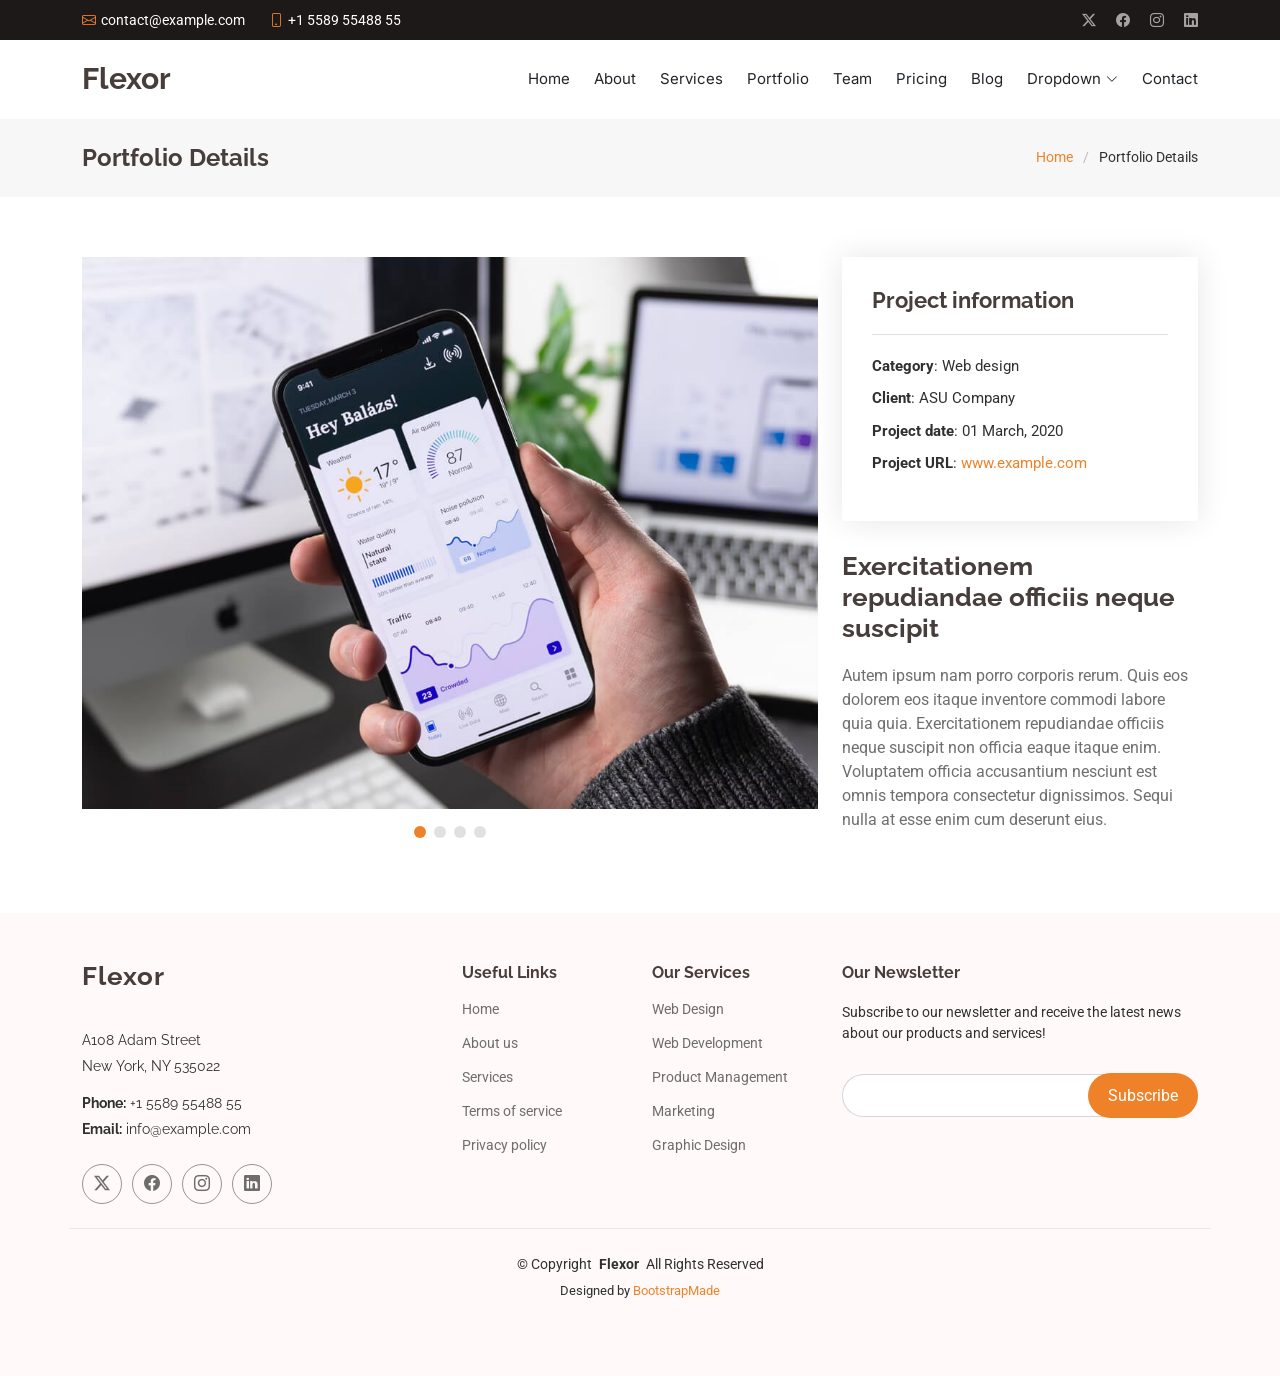
<file: portfolio-details.html>
<!DOCTYPE html>
<html lang="en">

<head>
  <meta charset="utf-8">
  <meta content="width=device-width, initial-scale=1.0" name="viewport">
  <title>Portfolio Details - Flexor Bootstrap Template</title>
  <meta name="description" content="">
  <meta name="keywords" content="">

  <!-- Favicons -->
  <link href="assets/img/favicon.png" rel="icon">
  <link href="assets/img/apple-touch-icon.png" rel="apple-touch-icon">

  <!-- Fonts -->
  <link href="https://fonts.googleapis.com" rel="preconnect">
  <link href="https://fonts.gstatic.com" rel="preconnect" crossorigin>
  <link href="https://fonts.googleapis.com/css2?family=Roboto:ital,wght@0,100;0,300;0,400;0,500;0,700;0,900;1,100;1,300;1,400;1,500;1,700;1,900&family=Raleway:ital,wght@0,100;0,200;0,300;0,400;0,500;0,600;0,700;0,800;0,900;1,100;1,200;1,300;1,400;1,500;1,600;1,700;1,800;1,900&family=Inter:wght@100;200;300;400;500;600;700;800;900&display=swap" rel="stylesheet">

  <!-- Vendor CSS Files -->
  <link href="assets/vendor/bootstrap/css/bootstrap.min.css" rel="stylesheet">
  <link href="assets/vendor/bootstrap-icons/bootstrap-icons.css" rel="stylesheet">
  <link href="assets/vendor/aos/aos.css" rel="stylesheet">
  <link href="assets/vendor/glightbox/css/glightbox.min.css" rel="stylesheet">
  <link href="assets/vendor/swiper/swiper-bundle.min.css" rel="stylesheet">

  <!-- Main CSS File -->
  <link href="assets/css/main.css" rel="stylesheet">

  <!-- =======================================================
  * Template Name: Flexor
  * Template URL: https://bootstrapmade.com/flexor-free-multipurpose-bootstrap-template/
  * Updated: Aug 07 2024 with Bootstrap v5.3.3
  * Author: BootstrapMade.com
  * License: https://bootstrapmade.com/license/
  ======================================================== -->
</head>

<body class="portfolio-details-page">

  <header id="header" class="header sticky-top">

    <div class="topbar d-flex align-items-center dark-background">
      <div class="container d-flex justify-content-center justify-content-md-between">
        <div class="contact-info d-flex align-items-center">
          <i class="bi bi-envelope d-flex align-items-center"><a href="mailto:contact@example.com">contact@example.com</a></i>
          <i class="bi bi-phone d-flex align-items-center ms-4"><span>+1 5589 55488 55</span></i>
        </div>
        <div class="social-links d-none d-md-flex align-items-center">
          <a href="#" class="twitter"><i class="bi bi-twitter-x"></i></a>
          <a href="#" class="facebook"><i class="bi bi-facebook"></i></a>
          <a href="#" class="instagram"><i class="bi bi-instagram"></i></a>
          <a href="#" class="linkedin"><i class="bi bi-linkedin"></i></a>
        </div>
      </div>
    </div><!-- End Top Bar -->

    <div class="branding d-flex align-items-cente">

      <div class="container position-relative d-flex align-items-center justify-content-between">
        <a href="index.html" class="logo d-flex align-items-center">
          <!-- Uncomment the line below if you also wish to use an image logo -->
          <!-- <img src="assets/img/logo.png" alt=""> -->
          <h1 class="sitename">Flexor</h1>
        </a>

        <nav id="navmenu" class="navmenu">
          <ul>
            <li><a href="#hero">Home<br></a></li>
            <li><a href="#about">About</a></li>
            <li><a href="#services">Services</a></li>
            <li><a href="#portfolio">Portfolio</a></li>
            <li><a href="#team">Team</a></li>
            <li><a href="#pricing">Pricing</a></li>
            <li><a href="blog.html">Blog</a></li>
            <li class="dropdown"><a href="#"><span>Dropdown</span> <i class="bi bi-chevron-down toggle-dropdown"></i></a>
              <ul>
                <li><a href="#">Dropdown 1</a></li>
                <li class="dropdown"><a href="#"><span>Deep Dropdown</span> <i class="bi bi-chevron-down toggle-dropdown"></i></a>
                  <ul>
                    <li><a href="#">Deep Dropdown 1</a></li>
                    <li><a href="#">Deep Dropdown 2</a></li>
                    <li><a href="#">Deep Dropdown 3</a></li>
                    <li><a href="#">Deep Dropdown 4</a></li>
                    <li><a href="#">Deep Dropdown 5</a></li>
                  </ul>
                </li>
                <li><a href="#">Dropdown 2</a></li>
                <li><a href="#">Dropdown 3</a></li>
                <li><a href="#">Dropdown 4</a></li>
              </ul>
            </li>
            <li><a href="#contact">Contact</a></li>
          </ul>
          <i class="mobile-nav-toggle d-xl-none bi bi-list"></i>
        </nav>

      </div>

    </div>

  </header>

  <main class="main">

    <!-- Page Title -->
    <div class="page-title">
      <div class="container d-lg-flex justify-content-between align-items-center">
        <h1 class="mb-2 mb-lg-0">Portfolio Details</h1>
        <nav class="breadcrumbs">
          <ol>
            <li><a href="index.html">Home</a></li>
            <li class="current">Portfolio Details</li>
          </ol>
        </nav>
      </div>
    </div><!-- End Page Title -->

    <!-- Portfolio Details Section -->
    <section id="portfolio-details" class="portfolio-details section">

      <div class="container" data-aos="fade-up" data-aos-delay="100">

        <div class="row gy-4">

          <div class="col-lg-8">
            <div class="portfolio-details-slider swiper init-swiper">

              <script type="application/json" class="swiper-config">
                {
                  "loop": true,
                  "speed": 600,
                  "autoplay": {
                    "delay": 5000
                  },
                  "slidesPerView": "auto",
                  "pagination": {
                    "el": ".swiper-pagination",
                    "type": "bullets",
                    "clickable": true
                  }
                }
              </script>

              <div class="swiper-wrapper align-items-center">

                <div class="swiper-slide">
                  <img src="assets/img/portfolio/app-1.jpg" alt="">
                </div>

                <div class="swiper-slide">
                  <img src="assets/img/portfolio/product-1.jpg" alt="">
                </div>

                <div class="swiper-slide">
                  <img src="assets/img/portfolio/branding-1.jpg" alt="">
                </div>

                <div class="swiper-slide">
                  <img src="assets/img/portfolio/books-1.jpg" alt="">
                </div>

              </div>
              <div class="swiper-pagination"></div>
            </div>
          </div>

          <div class="col-lg-4">
            <div class="portfolio-info" data-aos="fade-up" data-aos-delay="200">
              <h3>Project information</h3>
              <ul>
                <li><strong>Category</strong>: Web design</li>
                <li><strong>Client</strong>: ASU Company</li>
                <li><strong>Project date</strong>: 01 March, 2020</li>
                <li><strong>Project URL</strong>: <a href="#">www.example.com</a></li>
              </ul>
            </div>
            <div class="portfolio-description" data-aos="fade-up" data-aos-delay="300">
              <h2>Exercitationem repudiandae officiis neque suscipit</h2>
              <p>
                Autem ipsum nam porro corporis rerum. Quis eos dolorem eos itaque inventore commodi labore quia quia. Exercitationem repudiandae officiis neque suscipit non officia eaque itaque enim. Voluptatem officia accusantium nesciunt est omnis tempora consectetur dignissimos. Sequi nulla at esse enim cum deserunt eius.
              </p>
            </div>
          </div>

        </div>

      </div>

    </section><!-- /Portfolio Details Section -->

  </main>

  <footer id="footer" class="footer light-background">

    <div class="container footer-top">
      <div class="row gy-4">
        <div class="col-lg-4 col-md-6 footer-about">
          <a href="index.html" class="logo d-flex align-items-center">
            <span class="sitename">Flexor</span>
          </a>
          <div class="footer-contact pt-3">
            <p>A108 Adam Street</p>
            <p>New York, NY 535022</p>
            <p class="mt-3"><strong>Phone:</strong> <span>+1 5589 55488 55</span></p>
            <p><strong>Email:</strong> <span>info@example.com</span></p>
          </div>
          <div class="social-links d-flex mt-4">
            <a href=""><i class="bi bi-twitter-x"></i></a>
            <a href=""><i class="bi bi-facebook"></i></a>
            <a href=""><i class="bi bi-instagram"></i></a>
            <a href=""><i class="bi bi-linkedin"></i></a>
          </div>
        </div>

        <div class="col-lg-2 col-md-3 footer-links">
          <h4>Useful Links</h4>
          <ul>
            <li><a href="#">Home</a></li>
            <li><a href="#">About us</a></li>
            <li><a href="#">Services</a></li>
            <li><a href="#">Terms of service</a></li>
            <li><a href="#">Privacy policy</a></li>
          </ul>
        </div>

        <div class="col-lg-2 col-md-3 footer-links">
          <h4>Our Services</h4>
          <ul>
            <li><a href="#">Web Design</a></li>
            <li><a href="#">Web Development</a></li>
            <li><a href="#">Product Management</a></li>
            <li><a href="#">Marketing</a></li>
            <li><a href="#">Graphic Design</a></li>
          </ul>
        </div>

        <div class="col-lg-4 col-md-12 footer-newsletter">
          <h4>Our Newsletter</h4>
          <p>Subscribe to our newsletter and receive the latest news about our products and services!</p>
          <form action="forms/newsletter.php" method="post" class="php-email-form">
            <div class="newsletter-form"><input type="email" name="email"><input type="submit" value="Subscribe"></div>
            <div class="loading">Loading</div>
            <div class="error-message"></div>
            <div class="sent-message">Your subscription request has been sent. Thank you!</div>
          </form>
        </div>

      </div>
    </div>

    <div class="container copyright text-center mt-4">
      <p>© <span>Copyright</span> <strong class="px-1 sitename">Flexor</strong> <span>All Rights Reserved</span></p>
      <div class="credits">
        <!-- All the links in the footer should remain intact. -->
        <!-- You can delete the links only if you've purchased the pro version. -->
        <!-- Licensing information: https://bootstrapmade.com/license/ -->
        <!-- Purchase the pro version with working PHP/AJAX contact form: [buy-url] -->
        Designed by <a href="https://bootstrapmade.com/">BootstrapMade</a>
      </div>
    </div>

  </footer>

  <!-- Scroll Top -->
  <a href="#" id="scroll-top" class="scroll-top d-flex align-items-center justify-content-center"><i class="bi bi-arrow-up-short"></i></a>

  <!-- Preloader -->
  <div id="preloader"></div>

  <!-- Vendor JS Files -->
  <script src="assets/vendor/bootstrap/js/bootstrap.bundle.min.js"></script>
  <script src="assets/vendor/php-email-form/validate.js"></script>
  <script src="assets/vendor/aos/aos.js"></script>
  <script src="assets/vendor/glightbox/js/glightbox.min.js"></script>
  <script src="assets/vendor/swiper/swiper-bundle.min.js"></script>
  <script src="assets/vendor/imagesloaded/imagesloaded.pkgd.min.js"></script>
  <script src="assets/vendor/isotope-layout/isotope.pkgd.min.js"></script>

  <!-- Main JS File -->
  <script src="assets/js/main.js"></script>

</body>

</html>
</file>
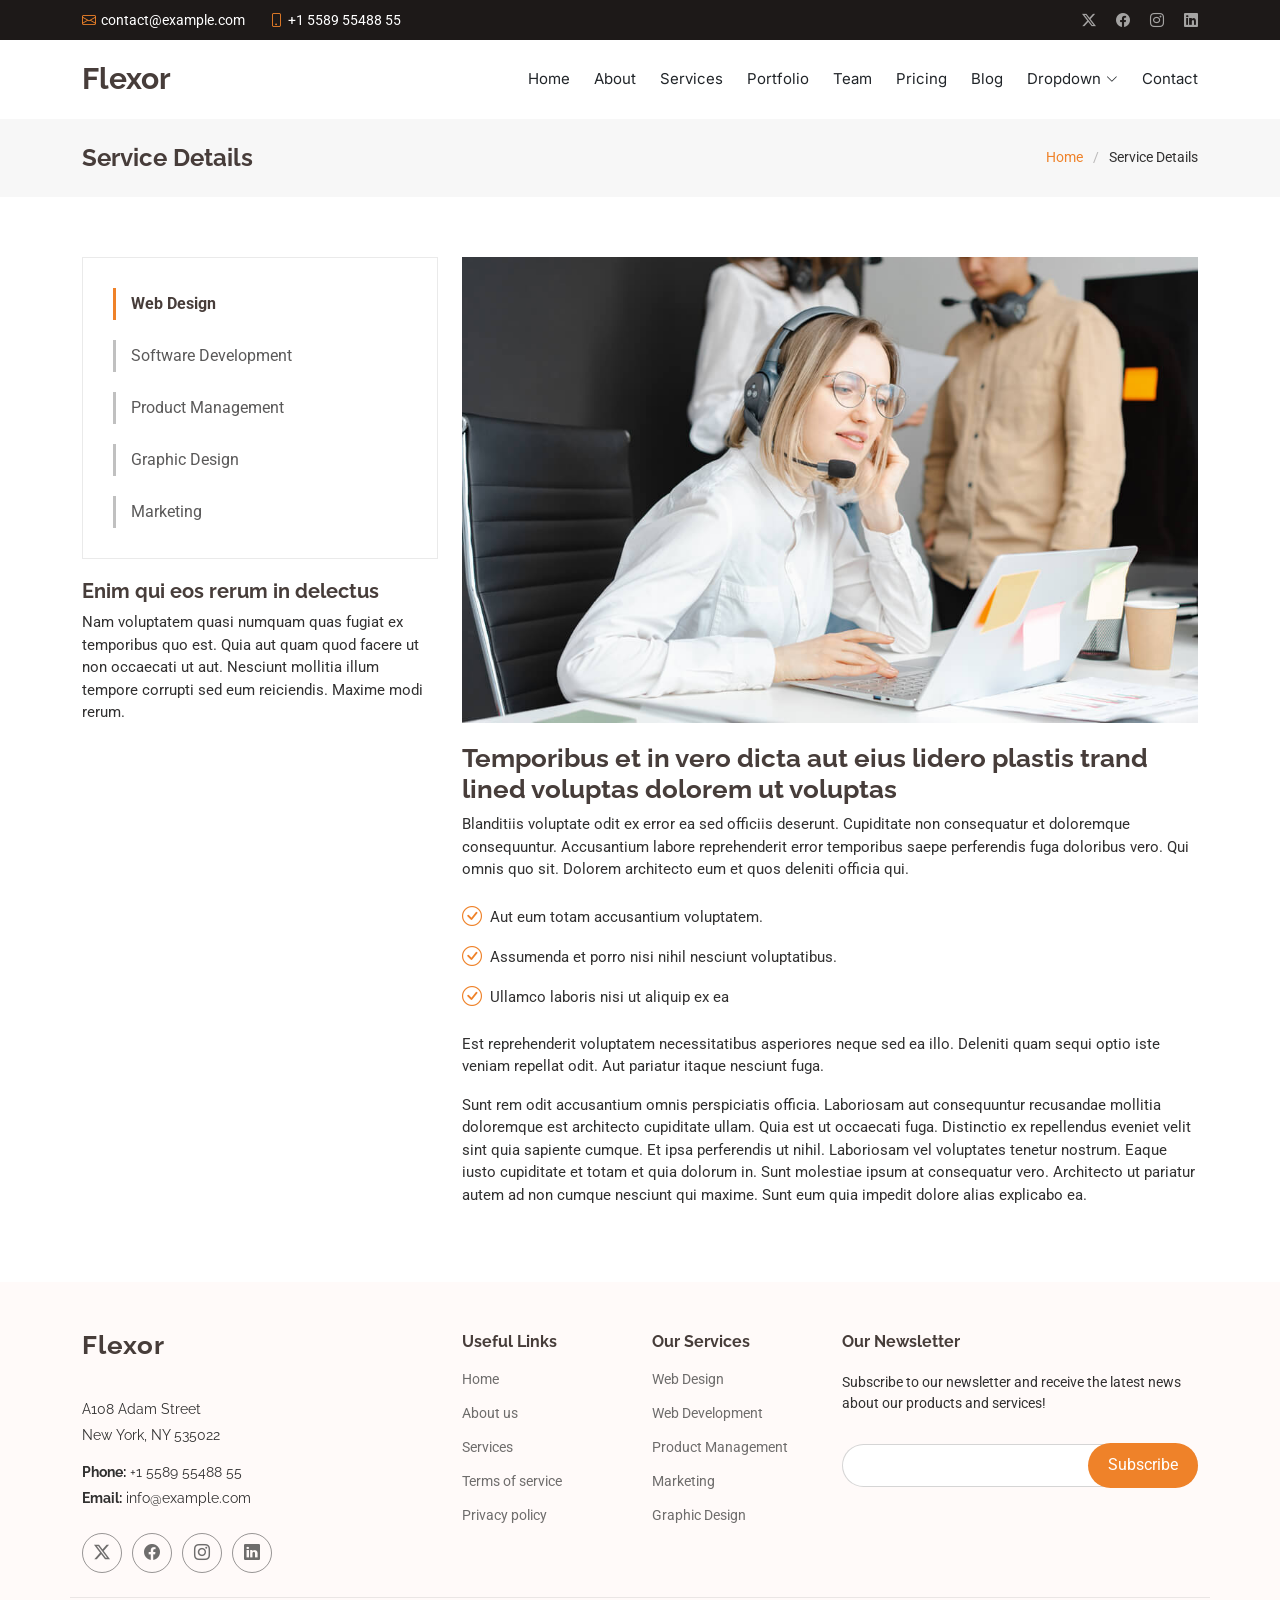
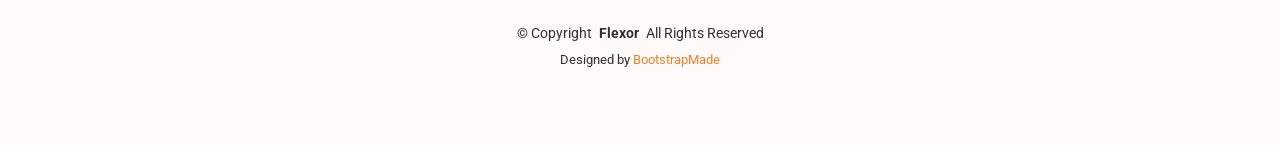
<file: service-details.html>
<!DOCTYPE html>
<html lang="en">

<head>
  <meta charset="utf-8">
  <meta content="width=device-width, initial-scale=1.0" name="viewport">
  <title>Service Details - Flexor Bootstrap Template</title>
  <meta name="description" content="">
  <meta name="keywords" content="">

  <!-- Favicons -->
  <link href="assets/img/favicon.png" rel="icon">
  <link href="assets/img/apple-touch-icon.png" rel="apple-touch-icon">

  <!-- Fonts -->
  <link href="https://fonts.googleapis.com" rel="preconnect">
  <link href="https://fonts.gstatic.com" rel="preconnect" crossorigin>
  <link href="https://fonts.googleapis.com/css2?family=Roboto:ital,wght@0,100;0,300;0,400;0,500;0,700;0,900;1,100;1,300;1,400;1,500;1,700;1,900&family=Raleway:ital,wght@0,100;0,200;0,300;0,400;0,500;0,600;0,700;0,800;0,900;1,100;1,200;1,300;1,400;1,500;1,600;1,700;1,800;1,900&family=Inter:wght@100;200;300;400;500;600;700;800;900&display=swap" rel="stylesheet">

  <!-- Vendor CSS Files -->
  <link href="assets/vendor/bootstrap/css/bootstrap.min.css" rel="stylesheet">
  <link href="assets/vendor/bootstrap-icons/bootstrap-icons.css" rel="stylesheet">
  <link href="assets/vendor/aos/aos.css" rel="stylesheet">
  <link href="assets/vendor/glightbox/css/glightbox.min.css" rel="stylesheet">
  <link href="assets/vendor/swiper/swiper-bundle.min.css" rel="stylesheet">

  <!-- Main CSS File -->
  <link href="assets/css/main.css" rel="stylesheet">

  <!-- =======================================================
  * Template Name: Flexor
  * Template URL: https://bootstrapmade.com/flexor-free-multipurpose-bootstrap-template/
  * Updated: Aug 07 2024 with Bootstrap v5.3.3
  * Author: BootstrapMade.com
  * License: https://bootstrapmade.com/license/
  ======================================================== -->
</head>

<body class="service-details-page">

  <header id="header" class="header sticky-top">

    <div class="topbar d-flex align-items-center dark-background">
      <div class="container d-flex justify-content-center justify-content-md-between">
        <div class="contact-info d-flex align-items-center">
          <i class="bi bi-envelope d-flex align-items-center"><a href="mailto:contact@example.com">contact@example.com</a></i>
          <i class="bi bi-phone d-flex align-items-center ms-4"><span>+1 5589 55488 55</span></i>
        </div>
        <div class="social-links d-none d-md-flex align-items-center">
          <a href="#" class="twitter"><i class="bi bi-twitter-x"></i></a>
          <a href="#" class="facebook"><i class="bi bi-facebook"></i></a>
          <a href="#" class="instagram"><i class="bi bi-instagram"></i></a>
          <a href="#" class="linkedin"><i class="bi bi-linkedin"></i></a>
        </div>
      </div>
    </div><!-- End Top Bar -->

    <div class="branding d-flex align-items-cente">

      <div class="container position-relative d-flex align-items-center justify-content-between">
        <a href="index.html" class="logo d-flex align-items-center">
          <!-- Uncomment the line below if you also wish to use an image logo -->
          <!-- <img src="assets/img/logo.png" alt=""> -->
          <h1 class="sitename">Flexor</h1>
        </a>

        <nav id="navmenu" class="navmenu">
          <ul>
            <li><a href="#hero">Home<br></a></li>
            <li><a href="#about">About</a></li>
            <li><a href="#services">Services</a></li>
            <li><a href="#portfolio">Portfolio</a></li>
            <li><a href="#team">Team</a></li>
            <li><a href="#pricing">Pricing</a></li>
            <li><a href="blog.html">Blog</a></li>
            <li class="dropdown"><a href="#"><span>Dropdown</span> <i class="bi bi-chevron-down toggle-dropdown"></i></a>
              <ul>
                <li><a href="#">Dropdown 1</a></li>
                <li class="dropdown"><a href="#"><span>Deep Dropdown</span> <i class="bi bi-chevron-down toggle-dropdown"></i></a>
                  <ul>
                    <li><a href="#">Deep Dropdown 1</a></li>
                    <li><a href="#">Deep Dropdown 2</a></li>
                    <li><a href="#">Deep Dropdown 3</a></li>
                    <li><a href="#">Deep Dropdown 4</a></li>
                    <li><a href="#">Deep Dropdown 5</a></li>
                  </ul>
                </li>
                <li><a href="#">Dropdown 2</a></li>
                <li><a href="#">Dropdown 3</a></li>
                <li><a href="#">Dropdown 4</a></li>
              </ul>
            </li>
            <li><a href="#contact">Contact</a></li>
          </ul>
          <i class="mobile-nav-toggle d-xl-none bi bi-list"></i>
        </nav>

      </div>

    </div>

  </header>

  <main class="main">

    <!-- Page Title -->
    <div class="page-title">
      <div class="container d-lg-flex justify-content-between align-items-center">
        <h1 class="mb-2 mb-lg-0">Service Details</h1>
        <nav class="breadcrumbs">
          <ol>
            <li><a href="index.html">Home</a></li>
            <li class="current">Service Details</li>
          </ol>
        </nav>
      </div>
    </div><!-- End Page Title -->

    <!-- Service Details Section -->
    <section id="service-details" class="service-details section">

      <div class="container">

        <div class="row gy-4">

          <div class="col-lg-4" data-aos="fade-up" data-aos-delay="100">
            <div class="services-list">
              <a href="#" class="active">Web Design</a>
              <a href="#">Software Development</a>
              <a href="#">Product Management</a>
              <a href="#">Graphic Design</a>
              <a href="#">Marketing</a>
            </div>

            <h4>Enim qui eos rerum in delectus</h4>
            <p>Nam voluptatem quasi numquam quas fugiat ex temporibus quo est. Quia aut quam quod facere ut non occaecati ut aut. Nesciunt mollitia illum tempore corrupti sed eum reiciendis. Maxime modi rerum.</p>
          </div>

          <div class="col-lg-8" data-aos="fade-up" data-aos-delay="200">
            <img src="assets/img/services.jpg" alt="" class="img-fluid services-img">
            <h3>Temporibus et in vero dicta aut eius lidero plastis trand lined voluptas dolorem ut voluptas</h3>
            <p>
              Blanditiis voluptate odit ex error ea sed officiis deserunt. Cupiditate non consequatur et doloremque consequuntur. Accusantium labore reprehenderit error temporibus saepe perferendis fuga doloribus vero. Qui omnis quo sit. Dolorem architecto eum et quos deleniti officia qui.
            </p>
            <ul>
              <li><i class="bi bi-check-circle"></i> <span>Aut eum totam accusantium voluptatem.</span></li>
              <li><i class="bi bi-check-circle"></i> <span>Assumenda et porro nisi nihil nesciunt voluptatibus.</span></li>
              <li><i class="bi bi-check-circle"></i> <span>Ullamco laboris nisi ut aliquip ex ea</span></li>
            </ul>
            <p>
              Est reprehenderit voluptatem necessitatibus asperiores neque sed ea illo. Deleniti quam sequi optio iste veniam repellat odit. Aut pariatur itaque nesciunt fuga.
            </p>
            <p>
              Sunt rem odit accusantium omnis perspiciatis officia. Laboriosam aut consequuntur recusandae mollitia doloremque est architecto cupiditate ullam. Quia est ut occaecati fuga. Distinctio ex repellendus eveniet velit sint quia sapiente cumque. Et ipsa perferendis ut nihil. Laboriosam vel voluptates tenetur nostrum. Eaque iusto cupiditate et totam et quia dolorum in. Sunt molestiae ipsum at consequatur vero. Architecto ut pariatur autem ad non cumque nesciunt qui maxime. Sunt eum quia impedit dolore alias explicabo ea.
            </p>
          </div>

        </div>

      </div>

    </section><!-- /Service Details Section -->

  </main>

  <footer id="footer" class="footer light-background">

    <div class="container footer-top">
      <div class="row gy-4">
        <div class="col-lg-4 col-md-6 footer-about">
          <a href="index.html" class="logo d-flex align-items-center">
            <span class="sitename">Flexor</span>
          </a>
          <div class="footer-contact pt-3">
            <p>A108 Adam Street</p>
            <p>New York, NY 535022</p>
            <p class="mt-3"><strong>Phone:</strong> <span>+1 5589 55488 55</span></p>
            <p><strong>Email:</strong> <span>info@example.com</span></p>
          </div>
          <div class="social-links d-flex mt-4">
            <a href=""><i class="bi bi-twitter-x"></i></a>
            <a href=""><i class="bi bi-facebook"></i></a>
            <a href=""><i class="bi bi-instagram"></i></a>
            <a href=""><i class="bi bi-linkedin"></i></a>
          </div>
        </div>

        <div class="col-lg-2 col-md-3 footer-links">
          <h4>Useful Links</h4>
          <ul>
            <li><a href="#">Home</a></li>
            <li><a href="#">About us</a></li>
            <li><a href="#">Services</a></li>
            <li><a href="#">Terms of service</a></li>
            <li><a href="#">Privacy policy</a></li>
          </ul>
        </div>

        <div class="col-lg-2 col-md-3 footer-links">
          <h4>Our Services</h4>
          <ul>
            <li><a href="#">Web Design</a></li>
            <li><a href="#">Web Development</a></li>
            <li><a href="#">Product Management</a></li>
            <li><a href="#">Marketing</a></li>
            <li><a href="#">Graphic Design</a></li>
          </ul>
        </div>

        <div class="col-lg-4 col-md-12 footer-newsletter">
          <h4>Our Newsletter</h4>
          <p>Subscribe to our newsletter and receive the latest news about our products and services!</p>
          <form action="forms/newsletter.php" method="post" class="php-email-form">
            <div class="newsletter-form"><input type="email" name="email"><input type="submit" value="Subscribe"></div>
            <div class="loading">Loading</div>
            <div class="error-message"></div>
            <div class="sent-message">Your subscription request has been sent. Thank you!</div>
          </form>
        </div>

      </div>
    </div>

    <div class="container copyright text-center mt-4">
      <p>© <span>Copyright</span> <strong class="px-1 sitename">Flexor</strong> <span>All Rights Reserved</span></p>
      <div class="credits">
        <!-- All the links in the footer should remain intact. -->
        <!-- You can delete the links only if you've purchased the pro version. -->
        <!-- Licensing information: https://bootstrapmade.com/license/ -->
        <!-- Purchase the pro version with working PHP/AJAX contact form: [buy-url] -->
        Designed by <a href="https://bootstrapmade.com/">BootstrapMade</a>
      </div>
    </div>

  </footer>

  <!-- Scroll Top -->
  <a href="#" id="scroll-top" class="scroll-top d-flex align-items-center justify-content-center"><i class="bi bi-arrow-up-short"></i></a>

  <!-- Preloader -->
  <div id="preloader"></div>

  <!-- Vendor JS Files -->
  <script src="assets/vendor/bootstrap/js/bootstrap.bundle.min.js"></script>
  <script src="assets/vendor/php-email-form/validate.js"></script>
  <script src="assets/vendor/aos/aos.js"></script>
  <script src="assets/vendor/glightbox/js/glightbox.min.js"></script>
  <script src="assets/vendor/swiper/swiper-bundle.min.js"></script>
  <script src="assets/vendor/imagesloaded/imagesloaded.pkgd.min.js"></script>
  <script src="assets/vendor/isotope-layout/isotope.pkgd.min.js"></script>

  <!-- Main JS File -->
  <script src="assets/js/main.js"></script>

</body>

</html>
</file>
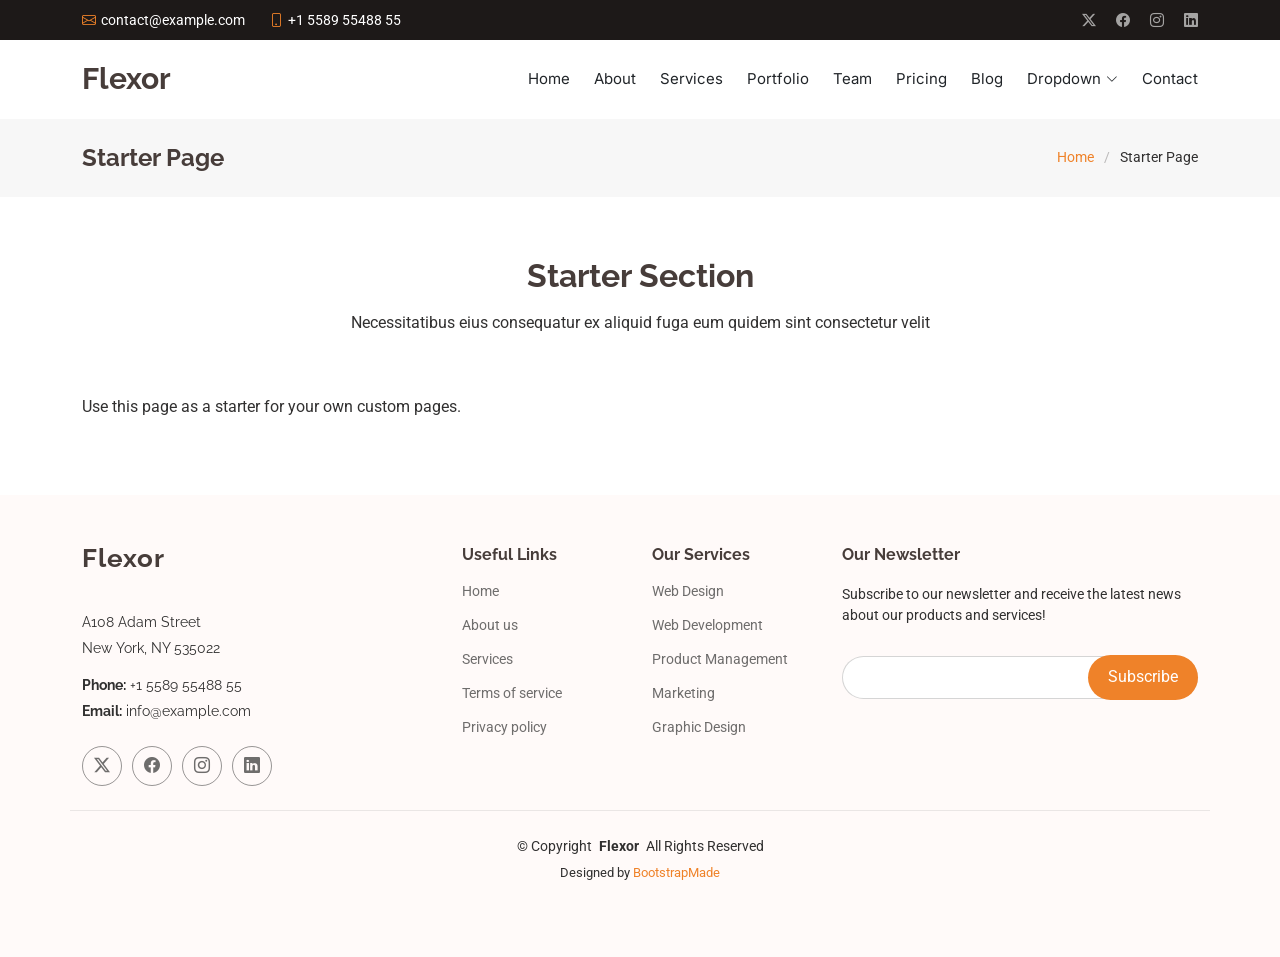
<file: starter-page.html>
<!DOCTYPE html>
<html lang="en">

<head>
  <meta charset="utf-8">
  <meta content="width=device-width, initial-scale=1.0" name="viewport">
  <title>Starter Page - Flexor Bootstrap Template</title>
  <meta name="description" content="">
  <meta name="keywords" content="">

  <!-- Favicons -->
  <link href="assets/img/favicon.png" rel="icon">
  <link href="assets/img/apple-touch-icon.png" rel="apple-touch-icon">

  <!-- Fonts -->
  <link href="https://fonts.googleapis.com" rel="preconnect">
  <link href="https://fonts.gstatic.com" rel="preconnect" crossorigin>
  <link href="https://fonts.googleapis.com/css2?family=Roboto:ital,wght@0,100;0,300;0,400;0,500;0,700;0,900;1,100;1,300;1,400;1,500;1,700;1,900&family=Raleway:ital,wght@0,100;0,200;0,300;0,400;0,500;0,600;0,700;0,800;0,900;1,100;1,200;1,300;1,400;1,500;1,600;1,700;1,800;1,900&family=Inter:wght@100;200;300;400;500;600;700;800;900&display=swap" rel="stylesheet">

  <!-- Vendor CSS Files -->
  <link href="assets/vendor/bootstrap/css/bootstrap.min.css" rel="stylesheet">
  <link href="assets/vendor/bootstrap-icons/bootstrap-icons.css" rel="stylesheet">
  <link href="assets/vendor/aos/aos.css" rel="stylesheet">
  <link href="assets/vendor/glightbox/css/glightbox.min.css" rel="stylesheet">
  <link href="assets/vendor/swiper/swiper-bundle.min.css" rel="stylesheet">

  <!-- Main CSS File -->
  <link href="assets/css/main.css" rel="stylesheet">

  <!-- =======================================================
  * Template Name: Flexor
  * Template URL: https://bootstrapmade.com/flexor-free-multipurpose-bootstrap-template/
  * Updated: Aug 07 2024 with Bootstrap v5.3.3
  * Author: BootstrapMade.com
  * License: https://bootstrapmade.com/license/
  ======================================================== -->
</head>

<body class="starter-page-page">

  <header id="header" class="header sticky-top">

    <div class="topbar d-flex align-items-center dark-background">
      <div class="container d-flex justify-content-center justify-content-md-between">
        <div class="contact-info d-flex align-items-center">
          <i class="bi bi-envelope d-flex align-items-center"><a href="mailto:contact@example.com">contact@example.com</a></i>
          <i class="bi bi-phone d-flex align-items-center ms-4"><span>+1 5589 55488 55</span></i>
        </div>
        <div class="social-links d-none d-md-flex align-items-center">
          <a href="#" class="twitter"><i class="bi bi-twitter-x"></i></a>
          <a href="#" class="facebook"><i class="bi bi-facebook"></i></a>
          <a href="#" class="instagram"><i class="bi bi-instagram"></i></a>
          <a href="#" class="linkedin"><i class="bi bi-linkedin"></i></a>
        </div>
      </div>
    </div><!-- End Top Bar -->

    <div class="branding d-flex align-items-cente">

      <div class="container position-relative d-flex align-items-center justify-content-between">
        <a href="index.html" class="logo d-flex align-items-center">
          <!-- Uncomment the line below if you also wish to use an image logo -->
          <!-- <img src="assets/img/logo.png" alt=""> -->
          <h1 class="sitename">Flexor</h1>
        </a>

        <nav id="navmenu" class="navmenu">
          <ul>
            <li><a href="#hero">Home<br></a></li>
            <li><a href="#about">About</a></li>
            <li><a href="#services">Services</a></li>
            <li><a href="#portfolio">Portfolio</a></li>
            <li><a href="#team">Team</a></li>
            <li><a href="#pricing">Pricing</a></li>
            <li><a href="blog.html">Blog</a></li>
            <li class="dropdown"><a href="#"><span>Dropdown</span> <i class="bi bi-chevron-down toggle-dropdown"></i></a>
              <ul>
                <li><a href="#">Dropdown 1</a></li>
                <li class="dropdown"><a href="#"><span>Deep Dropdown</span> <i class="bi bi-chevron-down toggle-dropdown"></i></a>
                  <ul>
                    <li><a href="#">Deep Dropdown 1</a></li>
                    <li><a href="#">Deep Dropdown 2</a></li>
                    <li><a href="#">Deep Dropdown 3</a></li>
                    <li><a href="#">Deep Dropdown 4</a></li>
                    <li><a href="#">Deep Dropdown 5</a></li>
                  </ul>
                </li>
                <li><a href="#">Dropdown 2</a></li>
                <li><a href="#">Dropdown 3</a></li>
                <li><a href="#">Dropdown 4</a></li>
              </ul>
            </li>
            <li><a href="#contact">Contact</a></li>
          </ul>
          <i class="mobile-nav-toggle d-xl-none bi bi-list"></i>
        </nav>

      </div>

    </div>

  </header>

  <main class="main">

    <!-- Page Title -->
    <div class="page-title">
      <div class="container d-lg-flex justify-content-between align-items-center">
        <h1 class="mb-2 mb-lg-0">Starter Page</h1>
        <nav class="breadcrumbs">
          <ol>
            <li><a href="index.html">Home</a></li>
            <li class="current">Starter Page</li>
          </ol>
        </nav>
      </div>
    </div><!-- End Page Title -->

    <!-- Starter Section Section -->
    <section id="starter-section" class="starter-section section">

      <!-- Section Title -->
      <div class="container section-title" data-aos="fade-up">
        <h2>Starter Section</h2>
        <p>Necessitatibus eius consequatur ex aliquid fuga eum quidem sint consectetur velit</p>
      </div><!-- End Section Title -->

      <div class="container" data-aos="fade-up">
        <p>Use this page as a starter for your own custom pages.</p>
      </div>

    </section><!-- /Starter Section Section -->

  </main>

  <footer id="footer" class="footer light-background">

    <div class="container footer-top">
      <div class="row gy-4">
        <div class="col-lg-4 col-md-6 footer-about">
          <a href="index.html" class="logo d-flex align-items-center">
            <span class="sitename">Flexor</span>
          </a>
          <div class="footer-contact pt-3">
            <p>A108 Adam Street</p>
            <p>New York, NY 535022</p>
            <p class="mt-3"><strong>Phone:</strong> <span>+1 5589 55488 55</span></p>
            <p><strong>Email:</strong> <span>info@example.com</span></p>
          </div>
          <div class="social-links d-flex mt-4">
            <a href=""><i class="bi bi-twitter-x"></i></a>
            <a href=""><i class="bi bi-facebook"></i></a>
            <a href=""><i class="bi bi-instagram"></i></a>
            <a href=""><i class="bi bi-linkedin"></i></a>
          </div>
        </div>

        <div class="col-lg-2 col-md-3 footer-links">
          <h4>Useful Links</h4>
          <ul>
            <li><a href="#">Home</a></li>
            <li><a href="#">About us</a></li>
            <li><a href="#">Services</a></li>
            <li><a href="#">Terms of service</a></li>
            <li><a href="#">Privacy policy</a></li>
          </ul>
        </div>

        <div class="col-lg-2 col-md-3 footer-links">
          <h4>Our Services</h4>
          <ul>
            <li><a href="#">Web Design</a></li>
            <li><a href="#">Web Development</a></li>
            <li><a href="#">Product Management</a></li>
            <li><a href="#">Marketing</a></li>
            <li><a href="#">Graphic Design</a></li>
          </ul>
        </div>

        <div class="col-lg-4 col-md-12 footer-newsletter">
          <h4>Our Newsletter</h4>
          <p>Subscribe to our newsletter and receive the latest news about our products and services!</p>
          <form action="forms/newsletter.php" method="post" class="php-email-form">
            <div class="newsletter-form"><input type="email" name="email"><input type="submit" value="Subscribe"></div>
            <div class="loading">Loading</div>
            <div class="error-message"></div>
            <div class="sent-message">Your subscription request has been sent. Thank you!</div>
          </form>
        </div>

      </div>
    </div>

    <div class="container copyright text-center mt-4">
      <p>© <span>Copyright</span> <strong class="px-1 sitename">Flexor</strong> <span>All Rights Reserved</span></p>
      <div class="credits">
        <!-- All the links in the footer should remain intact. -->
        <!-- You can delete the links only if you've purchased the pro version. -->
        <!-- Licensing information: https://bootstrapmade.com/license/ -->
        <!-- Purchase the pro version with working PHP/AJAX contact form: [buy-url] -->
        Designed by <a href="https://bootstrapmade.com/">BootstrapMade</a>
      </div>
    </div>

  </footer>

  <!-- Scroll Top -->
  <a href="#" id="scroll-top" class="scroll-top d-flex align-items-center justify-content-center"><i class="bi bi-arrow-up-short"></i></a>

  <!-- Preloader -->
  <div id="preloader"></div>

  <!-- Vendor JS Files -->
  <script src="assets/vendor/bootstrap/js/bootstrap.bundle.min.js"></script>
  <script src="assets/vendor/php-email-form/validate.js"></script>
  <script src="assets/vendor/aos/aos.js"></script>
  <script src="assets/vendor/glightbox/js/glightbox.min.js"></script>
  <script src="assets/vendor/swiper/swiper-bundle.min.js"></script>
  <script src="assets/vendor/imagesloaded/imagesloaded.pkgd.min.js"></script>
  <script src="assets/vendor/isotope-layout/isotope.pkgd.min.js"></script>

  <!-- Main JS File -->
  <script src="assets/js/main.js"></script>

</body>

</html>
</file>
<file: assets/css/main.css>
/**
* Template Name: Flexor
* Template URL: https://bootstrapmade.com/flexor-free-multipurpose-bootstrap-template/
* Updated: Aug 07 2024 with Bootstrap v5.3.3
* Author: BootstrapMade.com
* License: https://bootstrapmade.com/license/
*/

/*--------------------------------------------------------------
# Font & Color Variables
# Help: https://bootstrapmade.com/color-system/
--------------------------------------------------------------*/
/* Fonts */
:root {
  --default-font: "Roboto",  system-ui, -apple-system, "Segoe UI", Roboto, "Helvetica Neue", Arial, "Noto Sans", "Liberation Sans", sans-serif, "Apple Color Emoji", "Segoe UI Emoji", "Segoe UI Symbol", "Noto Color Emoji";
  --heading-font: "Raleway",  sans-serif;
  --nav-font: "Inter",  sans-serif;
}

/* Global Colors - The following color variables are used throughout the website. Updating them here will change the color scheme of the entire website */
:root { 
  --background-color: #ffffff; /* Background color for the entire website, including individual sections */
  --default-color: #313030; /* Default color used for the majority of the text content across the entire website */
  --heading-color: #473d3a; /* Color for headings, subheadings and title throughout the website */
  --accent-color: #EF8229; /* Accent color that represents your brand on the website. It's used for buttons, links, and other elements that need to stand out */
  --surface-color: #ffffff; /* The surface color is used as a background of boxed elements within sections, such as cards, icon boxes, or other elements that require a visual separation from the global background. */
  --contrast-color: #ffffff; /* Contrast color for text, ensuring readability against backgrounds of accent, heading, or default colors. */
}

/* Nav Menu Colors - The following color variables are used specifically for the navigation menu. They are separate from the global colors to allow for more customization options */
:root {
  --nav-color: #212529;  /* The default color of the main navmenu links */
  --nav-hover-color: #EF8229; /* Applied to main navmenu links when they are hovered over or active */
  --nav-mobile-background-color: #ffffff; /* Used as the background color for mobile navigation menu */
  --nav-dropdown-background-color: #ffffff; /* Used as the background color for dropdown items that appear when hovering over primary navigation items */
  --nav-dropdown-color: #212529; /* Used for navigation links of the dropdown items in the navigation menu. */
  --nav-dropdown-hover-color: #EF8229; /* Similar to --nav-hover-color, this color is applied to dropdown navigation links when they are hovered over. */
}

/* Color Presets - These classes override global colors when applied to any section or element, providing reuse of the sam color scheme. */

.light-background {
  --background-color: #fffaf9;
  --surface-color: #ffffff;
}

.dark-background {
  --background-color: #1d1918;
  --default-color: #ffffff;
  --heading-color: #ffffff;
  --surface-color: #39312f;
  --contrast-color: #ffffff;
}

/* Smooth scroll */
:root {
  scroll-behavior: smooth;
}

/*--------------------------------------------------------------
# General Styling & Shared Classes
--------------------------------------------------------------*/
body {
  color: var(--default-color);
  background-color: var(--background-color);
  font-family: var(--default-font);
}

a {
  color: var(--accent-color);
  text-decoration: none;
  transition: 0.3s;
}

a:hover {
  color: color-mix(in srgb, var(--accent-color), transparent 25%);
  text-decoration: none;
}

h1,
h2,
h3,
h4,
h5,
h6 {
  color: var(--heading-color);
  font-family: var(--heading-font);
}

/* PHP Email Form Messages
------------------------------*/
.php-email-form .error-message {
  display: none;
  background: #df1529;
  color: #ffffff;
  text-align: left;
  padding: 15px;
  margin-bottom: 24px;
  font-weight: 600;
}

.php-email-form .sent-message {
  display: none;
  color: #ffffff;
  background: #059652;
  text-align: center;
  padding: 15px;
  margin-bottom: 24px;
  font-weight: 600;
}

.php-email-form .loading {
  display: none;
  background: var(--surface-color);
  text-align: center;
  padding: 15px;
  margin-bottom: 24px;
}

.php-email-form .loading:before {
  content: "";
  display: inline-block;
  border-radius: 50%;
  width: 24px;
  height: 24px;
  margin: 0 10px -6px 0;
  border: 3px solid var(--accent-color);
  border-top-color: var(--surface-color);
  animation: php-email-form-loading 1s linear infinite;
}

@keyframes php-email-form-loading {
  0% {
    transform: rotate(0deg);
  }

  100% {
    transform: rotate(360deg);
  }
}

/* Pulsating Play Button
------------------------------*/
.pulsating-play-btn {
  width: 94px;
  height: 94px;
  background: radial-gradient(var(--accent-color) 50%, color-mix(in srgb, var(--accent-color), transparent 75%) 52%);
  border-radius: 50%;
  display: block;
  position: relative;
  overflow: hidden;
}

.pulsating-play-btn:before {
  content: "";
  position: absolute;
  width: 120px;
  height: 120px;
  animation-delay: 0s;
  animation: pulsate-play-btn 2s;
  animation-direction: forwards;
  animation-iteration-count: infinite;
  animation-timing-function: steps;
  opacity: 1;
  border-radius: 50%;
  border: 5px solid color-mix(in srgb, var(--accent-color), transparent 30%);
  top: -15%;
  left: -15%;
  background: rgba(198, 16, 0, 0);
}

.pulsating-play-btn:after {
  content: "";
  position: absolute;
  left: 50%;
  top: 50%;
  transform: translateX(-40%) translateY(-50%);
  width: 0;
  height: 0;
  border-top: 10px solid transparent;
  border-bottom: 10px solid transparent;
  border-left: 15px solid #fff;
  z-index: 100;
  transition: all 400ms cubic-bezier(0.55, 0.055, 0.675, 0.19);
}

.pulsating-play-btn:hover:before {
  content: "";
  position: absolute;
  left: 50%;
  top: 50%;
  transform: translateX(-40%) translateY(-50%);
  width: 0;
  height: 0;
  border: none;
  border-top: 10px solid transparent;
  border-bottom: 10px solid transparent;
  border-left: 15px solid #fff;
  z-index: 200;
  animation: none;
  border-radius: 0;
}

.pulsating-play-btn:hover:after {
  border-left: 15px solid var(--accent-color);
  transform: scale(20);
}

@keyframes pulsate-play-btn {
  0% {
    transform: scale(0.6, 0.6);
    opacity: 1;
  }

  100% {
    transform: scale(1, 1);
    opacity: 0;
  }
}

/*--------------------------------------------------------------
# Global Header
--------------------------------------------------------------*/
.header {
  color: var(--default-color);
  transition: all 0.5s;
  z-index: 997;
  background-color: var(--background-color);
}

.header .topbar {
  background-color: var(--background-color);
  height: 40px;
  padding: 0;
  font-size: 14px;
  transition: all 0.5s;
}

.header .topbar .contact-info i {
  font-style: normal;
  color: var(--accent-color);
}

.header .topbar .contact-info i a,
.header .topbar .contact-info i span {
  padding-left: 5px;
  color: var(--default-color);
}

@media (max-width: 575px) {

  .header .topbar .contact-info i a,
  .header .topbar .contact-info i span {
    font-size: 13px;
  }
}

.header .topbar .contact-info i a {
  line-height: 0;
  transition: 0.3s;
}

.header .topbar .contact-info i a:hover {
  color: var(--accent-color);
  text-decoration: underline;
}

.header .topbar .social-links a {
  color: color-mix(in srgb, var(--default-color), transparent 40%);
  line-height: 0;
  transition: 0.3s;
  margin-left: 20px;
}

.header .topbar .social-links a:hover {
  color: var(--accent-color);
}

.header .branding {
  background-color: var(--background-color);
  min-height: 60px;
  padding: 10px 0;
}

.header .logo {
  line-height: 1;
}

.header .logo img {
  max-height: 36px;
  margin-right: 8px;
}

.header .logo h1 {
  font-size: 30px;
  margin: 0;
  font-weight: 700;
  color: var(--heading-color);
}

.scrolled .header {
  box-shadow: 0px 0 18px rgba(0, 0, 0, 0.1);
}

.scrolled .header .topbar {
  height: 0;
  visibility: hidden;
  overflow: hidden;
}

/*--------------------------------------------------------------
# Navigation Menu
--------------------------------------------------------------*/
/* Navmenu - Desktop */
@media (min-width: 1200px) {
  .navmenu {
    padding: 0;
  }

  .navmenu ul {
    margin: 0;
    padding: 0;
    display: flex;
    list-style: none;
    align-items: center;
  }

  .navmenu li {
    position: relative;
  }

  .navmenu a,
  .navmenu a:focus {
    color: var(--nav-color);
    padding: 18px 12px;
    font-size: 15px;
    font-family: var(--nav-font);
    font-weight: 400;
    display: flex;
    align-items: center;
    justify-content: space-between;
    white-space: nowrap;
    transition: 0.3s;
  }

  .navmenu a i,
  .navmenu a:focus i {
    font-size: 12px;
    line-height: 0;
    margin-left: 5px;
    transition: 0.3s;
  }

  .navmenu li:last-child a {
    padding-right: 0;
  }

  .navmenu li:hover>a,
  .navmenu .active,
  .navmenu .active:focus {
    color: var(--nav-hover-color);
  }

  .navmenu .dropdown ul {
    margin: 0;
    padding: 10px 0;
    background: var(--nav-dropdown-background-color);
    display: block;
    position: absolute;
    visibility: hidden;
    left: 14px;
    top: 130%;
    opacity: 0;
    transition: 0.3s;
    border-radius: 4px;
    z-index: 99;
    box-shadow: 0px 0px 30px rgba(0, 0, 0, 0.1);
  }

  .navmenu .dropdown ul li {
    min-width: 200px;
  }

  .navmenu .dropdown ul a {
    padding: 10px 20px;
    font-size: 15px;
    text-transform: none;
    color: var(--nav-dropdown-color);
  }

  .navmenu .dropdown ul a i {
    font-size: 12px;
  }

  .navmenu .dropdown ul a:hover,
  .navmenu .dropdown ul .active:hover,
  .navmenu .dropdown ul li:hover>a {
    color: var(--nav-dropdown-hover-color);
  }

  .navmenu .dropdown:hover>ul {
    opacity: 1;
    top: 100%;
    visibility: visible;
  }

  .navmenu .dropdown .dropdown ul {
    top: 0;
    left: -90%;
    visibility: hidden;
  }

  .navmenu .dropdown .dropdown:hover>ul {
    opacity: 1;
    top: 0;
    left: -100%;
    visibility: visible;
  }
}

/* Navmenu - Mobile */
@media (max-width: 1199px) {
  .mobile-nav-toggle {
    color: var(--nav-color);
    font-size: 28px;
    line-height: 0;
    margin-right: 10px;
    cursor: pointer;
    transition: color 0.3s;
  }

  .navmenu {
    padding: 0;
    z-index: 9997;
  }

  .navmenu ul {
    display: none;
    list-style: none;
    position: absolute;
    inset: 60px 20px 20px 20px;
    padding: 10px 0;
    margin: 0;
    border-radius: 6px;
    background-color: var(--nav-mobile-background-color);
    overflow-y: auto;
    transition: 0.3s;
    z-index: 9998;
    box-shadow: 0px 0px 30px rgba(0, 0, 0, 0.1);
  }

  .navmenu a,
  .navmenu a:focus {
    color: var(--nav-dropdown-color);
    padding: 10px 20px;
    font-family: var(--nav-font);
    font-size: 17px;
    font-weight: 500;
    display: flex;
    align-items: center;
    justify-content: space-between;
    white-space: nowrap;
    transition: 0.3s;
  }

  .navmenu a i,
  .navmenu a:focus i {
    font-size: 12px;
    line-height: 0;
    margin-left: 5px;
    width: 30px;
    height: 30px;
    display: flex;
    align-items: center;
    justify-content: center;
    border-radius: 50%;
    transition: 0.3s;
    background-color: color-mix(in srgb, var(--accent-color), transparent 90%);
  }

  .navmenu a i:hover,
  .navmenu a:focus i:hover {
    background-color: var(--accent-color);
    color: var(--contrast-color);
  }

  .navmenu a:hover,
  .navmenu .active,
  .navmenu .active:focus {
    color: var(--nav-dropdown-hover-color);
  }

  .navmenu .active i,
  .navmenu .active:focus i {
    background-color: var(--accent-color);
    color: var(--contrast-color);
    transform: rotate(180deg);
  }

  .navmenu .dropdown ul {
    position: static;
    display: none;
    z-index: 99;
    padding: 10px 0;
    margin: 10px 20px;
    background-color: var(--nav-dropdown-background-color);
    border: 1px solid color-mix(in srgb, var(--default-color), transparent 90%);
    box-shadow: none;
    transition: all 0.5s ease-in-out;
  }

  .navmenu .dropdown ul ul {
    background-color: rgba(33, 37, 41, 0.1);
  }

  .navmenu .dropdown>.dropdown-active {
    display: block;
    background-color: rgba(33, 37, 41, 0.03);
  }

  .mobile-nav-active {
    overflow: hidden;
  }

  .mobile-nav-active .mobile-nav-toggle {
    color: #fff;
    position: absolute;
    font-size: 32px;
    top: 15px;
    right: 15px;
    margin-right: 0;
    z-index: 9999;
  }

  .mobile-nav-active .navmenu {
    position: fixed;
    overflow: hidden;
    inset: 0;
    background: rgba(33, 37, 41, 0.8);
    transition: 0.3s;
  }

  .mobile-nav-active .navmenu>ul {
    display: block;
  }
}

/* slider */
.client-slider {
  overflow: hidden;
  white-space: nowrap;
  position: relative;
  width: 100%;
  background: #f8f9fa;
  padding: 10px 0;
}

.client-wrapper {
  display: flex;
  width: calc(200px * 12); /* Adjust width based on number of slides */
  animation: scroll 20s linear infinite;
}

.client-slide {
  flex: 0 0 auto;
  width: 200px; /* Adjust size as needed */
  margin: 0 20px;
}

.client-slide img {
  width: 100%;
  height: auto;
}

@keyframes scroll {
  from {
    transform: translateX(0);
  }
  to {
    transform: translateX(-600px); /* Adjust based on slide width */
  }
}


/*--------------------------------------------------------------
# Global Footer
--------------------------------------------------------------*/
.footer {
  color: var(--default-color);
  background-color: var(--background-color);
  font-size: 14px;
  padding-bottom: 50px;
  position: relative;
}

.footer .footer-top {
  padding-top: 50px;
}

.footer .footer-about .logo {
  line-height: 1;
  margin-bottom: 25px;
}

.footer .footer-about .logo img {
  max-height: 40px;
  margin-right: 6px;
}

.footer .footer-about .logo span {
  font-size: 26px;
  font-weight: 700;
  letter-spacing: 1px;
  font-family: var(--heading-font);
  color: var(--heading-color);
}

.footer .footer-about p {
  font-size: 14px;
  font-family: var(--heading-font);
}

.footer .social-links a {
  display: flex;
  align-items: center;
  justify-content: center;
  width: 40px;
  height: 40px;
  border-radius: 50%;
  border: 1px solid color-mix(in srgb, var(--default-color), transparent 50%);
  font-size: 16px;
  color: color-mix(in srgb, var(--default-color), transparent 30%);
  margin-right: 10px;
  transition: 0.3s;
}

.footer .social-links a:hover {
  color: var(--accent-color);
  border-color: var(--accent-color);
}

.footer h4 {
  font-size: 16px;
  font-weight: bold;
  position: relative;
  padding-bottom: 12px;
}

.footer .footer-links {
  margin-bottom: 30px;
}

.footer .footer-links ul {
  list-style: none;
  padding: 0;
  margin: 0;
}

.footer .footer-links ul i {
  padding-right: 2px;
  font-size: 12px;
  line-height: 0;
}

.footer .footer-links ul li {
  padding: 10px 0;
  display: flex;
  align-items: center;
}

.footer .footer-links ul li:first-child {
  padding-top: 0;
}

.footer .footer-links ul a {
  color: color-mix(in srgb, var(--default-color), transparent 30%);
  display: inline-block;
  line-height: 1;
}

.footer .footer-links ul a:hover {
  color: var(--accent-color);
}

.footer .footer-contact p {
  margin-bottom: 5px;
}

.footer .footer-newsletter .newsletter-form {
  margin-top: 30px;
  margin-bottom: 15px;
  padding: 6px 8px;
  position: relative;
  border-radius: 50px;
  border: 1px solid color-mix(in srgb, var(--default-color), transparent 80%);
  display: flex;
  background-color: var(--surface-color);
  transition: 0.3s;
}

.footer .footer-newsletter .newsletter-form:focus-within {
  border-color: var(--accent-color);
}

.footer .footer-newsletter .newsletter-form input[type=email] {
  border: 0;
  padding: 4px 8px;
  width: 100%;
  background-color: var(--surface-color);
  color: var(--default-color);
}

.footer .footer-newsletter .newsletter-form input[type=email]:focus-visible {
  outline: none;
}

.footer .footer-newsletter .newsletter-form input[type=submit] {
  border: 0;
  font-size: 16px;
  padding: 0 20px;
  margin: -8px -9px -8px 0;
  background: var(--accent-color);
  color: var(--contrast-color);
  transition: 0.3s;
  border-radius: 50px;
}

.footer .footer-newsletter .newsletter-form input[type=submit]:hover {
  background: color-mix(in srgb, var(--accent-color), transparent 20%);
}

.footer .copyright {
  padding-top: 25px;
  padding-bottom: 25px;
  border-top: 1px solid color-mix(in srgb, var(--default-color), transparent 90%);
}

.footer .copyright p {
  margin-bottom: 0;
}

.footer .credits {
  margin-top: 6px;
  font-size: 13px;
}

/*--------------------------------------------------------------
# Preloader
--------------------------------------------------------------*/
#preloader {
  position: fixed;
  inset: 0;
  z-index: 999999;
  overflow: hidden;
  background: var(--background-color);
  transition: all 0.6s ease-out;
}

#preloader:before {
  content: "";
  position: fixed;
  top: calc(50% - 30px);
  left: calc(50% - 30px);
  border: 6px solid #ffffff;
  border-color: var(--accent-color) transparent var(--accent-color) transparent;
  border-radius: 50%;
  width: 60px;
  height: 60px;
  animation: animate-preloader 1.5s linear infinite;
}

@keyframes animate-preloader {
  0% {
    transform: rotate(0deg);
  }

  100% {
    transform: rotate(360deg);
  }
}

/*--------------------------------------------------------------
# Scroll Top Button
--------------------------------------------------------------*/
.scroll-top {
  position: fixed;
  visibility: hidden;
  opacity: 0;
  right: 15px;
  bottom: -15px;
  z-index: 99999;
  background-color: var(--accent-color);
  width: 44px;
  height: 44px;
  border-radius: 50px;
  transition: all 0.4s;
}

.scroll-top i {
  font-size: 24px;
  color: var(--contrast-color);
  line-height: 0;
}

.scroll-top:hover {
  background-color: color-mix(in srgb, var(--accent-color), transparent 20%);
  color: var(--contrast-color);
}

.scroll-top.active {
  visibility: visible;
  opacity: 1;
  bottom: 15px;
}

/*--------------------------------------------------------------
# Disable aos animation delay on mobile devices
--------------------------------------------------------------*/
@media screen and (max-width: 768px) {
  [data-aos-delay] {
    transition-delay: 0 !important;
  }
}

/*--------------------------------------------------------------
# Global Page Titles & Breadcrumbs
--------------------------------------------------------------*/
.page-title {
  --background-color: color-mix(in srgb, var(--default-color), transparent 96%);
  color: var(--default-color);
  background-color: var(--background-color);
  padding: 25px 0;
  position: relative;
}

.page-title h1 {
  font-size: 24px;
  font-weight: 700;
}

.page-title .breadcrumbs ol {
  display: flex;
  flex-wrap: wrap;
  list-style: none;
  padding: 0;
  margin: 0;
  font-size: 14px;
  font-weight: 400;
}

.page-title .breadcrumbs ol li+li {
  padding-left: 10px;
}

.page-title .breadcrumbs ol li+li::before {
  content: "/";
  display: inline-block;
  padding-right: 10px;
  color: color-mix(in srgb, var(--default-color), transparent 70%);
}

/*--------------------------------------------------------------
# Global Sections
--------------------------------------------------------------*/
section,
.section {
  color: var(--default-color);
  background-color: var(--background-color);
  padding: 60px 0;
  scroll-margin-top: 118px;
  overflow: clip;
}

@media (max-width: 1199px) {

  section,
  .section {
    scroll-margin-top: 100px;
  }
}

/*--------------------------------------------------------------
# Global Section Titles
--------------------------------------------------------------*/
.section-title {
  text-align: center;
  padding-bottom: 60px;
  position: relative;
}

.section-title h2 {
  font-size: 32px;
  font-weight: 700;
  margin-bottom: 15px;
}

.section-title p {
  margin-bottom: 0;
}

/*--------------------------------------------------------------
# Hero Section
--------------------------------------------------------------*/
.hero {
  width: 100%;
  min-height: 100vh;
  padding: 80px 0;
  display: flex;
  align-items: center;
  justify-content: center;
  position: relative;
}

.hero img {
  position: absolute;
  inset: 0;
  display: block;
  width: 100%;
  height: 100%;
  object-fit: cover;
  z-index: 1;
}

.hero:before {
  content: "";
  background: color-mix(in srgb, var(--background-color), transparent 30%);
  position: absolute;
  inset: 0;
  z-index: 2;
}

.hero .container {
  z-index: 3;
}

.hero .welcome h2 {
  margin: 0;
  font-size: 48px;
  font-weight: 700;
}

.hero .welcome p {
  font-size: 24px;
  margin: 0;
}

.hero .content {
  margin-top: 40px;
}

.hero .content .why-box {
  color: var(--contrast-color);
  background: var(--accent-color);
  padding: 30px;
  border-radius: 4px;
}

.hero .content .why-box h3 {
  color: var(--contrast-color);
  font-weight: 700;
  font-size: 34px;
  margin-bottom: 30px;
}

.hero .content .why-box p {
  margin-bottom: 30px;
}

.hero .content .why-box .more-btn {
  color: var(--contrast-color);
  background: color-mix(in srgb, var(--contrast-color), transparent 80%);
  display: inline-block;
  padding: 6px 30px 8px 30px;
  border-radius: 50px;
  transition: all ease-in-out 0.4s;
}

.hero .content .why-box .more-btn i {
  font-size: 14px;
}

.hero .content .why-box .more-btn:hover {
  background: var(--contrast-color);
  color: var(--accent-color);
}

.hero .content .icon-box {
  background: color-mix(in srgb, var(--surface-color), transparent 20%);
  text-align: center;
  border-radius: 10px;
  box-shadow: 0px 2px 15px rgba(0, 0, 0, 0.1);
  padding: 40px 30px;
  width: 100%;
}

.hero .content .icon-box i {
  font-size: 40px;
  color: var(--accent-color);
}

.hero .content .icon-box h4 {
  font-size: 20px;
  font-weight: 700;
  margin: 10px 0 20px 0;
}

.hero .content .icon-box p {
  font-size: 15px;
  color: color-mix(in srgb, var(--default-color), transparent 30%);
}

/*--------------------------------------------------------------
# About Section
--------------------------------------------------------------*/
.about .content h3 {
  font-size: 2rem;
  font-weight: 700;
}

.about .content ul {
  list-style: none;
  padding: 0;
}

.about .content ul li {
  display: flex;
  align-items: flex-start;
  margin-top: 40px;
}

.about .content ul i {
  flex-shrink: 0;
  font-size: 48px;
  color: var(--accent-color);
  margin-right: 20px;
  line-height: 0;
}

.about .content ul h5 {
  font-size: 18px;
  font-weight: 700;
}

.about .content ul p {
  font-size: 15px;
}

.about .content p:last-child {
  margin-bottom: 0;
}

.about .pulsating-play-btn {
  position: absolute;
  left: calc(50% - 47px);
  top: calc(50% - 47px);
}

/*--------------------------------------------------------------
# Clients Section
--------------------------------------------------------------*/
.clients .swiper-slide img {
  opacity: 0.5;
  transition: 0.3s;
  filter: grayscale(100);
}

.clients .swiper-slide img:hover {
  filter: none;
  opacity: 1;
}

.clients .swiper-wrapper {
  height: auto;
}

.clients .swiper-pagination {
  margin-top: 20px;
  position: relative;
}

.clients .swiper-pagination .swiper-pagination-bullet {
  width: 12px;
  height: 12px;
  opacity: 1;
  background-color: color-mix(in srgb, var(--default-color), transparent 80%);
}

.clients .swiper-pagination .swiper-pagination-bullet-active {
  background-color: var(--accent-color);
}

/*--------------------------------------------------------------
# Services Section
--------------------------------------------------------------*/
.services .service-item {
  background-color: var(--surface-color);
  padding: 50px 30px;
  margin-top: 36px;
  transition: all ease-in-out 0.3s;
  position: relative;
  border: 1px solid color-mix(in srgb, var(--default-color), transparent 85%);
  text-align: center;
}

.services .service-item .icon {
  background: var(--accent-color);
  color: var(--contrast-color);
  margin: 0;
  width: 72px;
  height: 72px;
  border-radius: 50px;
  display: flex;
  align-items: center;
  justify-content: center;
  margin-bottom: 20px;
  font-size: 28px;
  transition: ease-in-out 0.3s;
  position: absolute;
  top: -36px;
  left: calc(50% - 36px);
  border: 6px solid var(--background-color);
}

.services .service-item h3 {
  font-weight: 700;
  margin: 10px 0 15px 0;
  font-size: 22px;
  transition: ease-in-out 0.3s;
}

.services .service-item p {
  line-height: 24px;
  font-size: 14px;
  margin-bottom: 0;
}

.services .service-item:hover {
  background: var(--background-color);
}

.services .service-item:hover h3 {
  color: var(--accent-color);
}

.services .service-item:hover .icon {
  background: var(--surface-color);
  border: 2px solid var(--accent-color);
}

.services .service-item:hover .icon i {
  color: var(--accent-color);
}
/* Service item container with fixed height */
.service-item {
  min-height: 250px; /* Set a minimum height for uniformity */
  display: flex;
  flex-direction: column;
  justify-content: space-between;
}

/* Icon container to maintain consistency */
.service-item .icon {
  font-size: 50px; /* Adjust icon size if needed */
  margin-bottom: 20px;
}

/* Ensure the content (heading, description) is evenly distributed */
.service-item h3 {
  font-size: 1.25rem; /* Adjust heading size */
  margin-bottom: 10px;
}

.service-item p {
  font-size: 0.95rem; /* Adjust paragraph size */
  color: #6c757d; /* Add muted text color */
  flex-grow: 1; /* Make sure the content can stretch but not overflow */
}

/* Optional: Add a hover effect to maintain consistency in size on hover */
.service-item:hover {
  transform: translateY(-5px); /* Slight lift on hover */
  box-shadow: 0 4px 10px rgba(0, 0, 0, 0.1);
}


/*--------------------------------------------------------------
# Alt Services Section
--------------------------------------------------------------*/
.alt-services .img {
  border-radius: 8px;
  overflow: hidden;
}

.alt-services .img img {
  transition: 0.6s;
}

.alt-services .details {
  background: color-mix(in srgb, var(--surface-color), transparent 5%);
  position: absolute;
  left: 20px;
  right: 20px;
  bottom: 20px;
  padding: 30px;
  transition: all ease-in-out 0.3s;
  text-align: center;
  border-radius: 8px;
  box-shadow: 0px 0 25px rgba(0, 0, 0, 0.1);
}

.alt-services .details h3 {
  font-weight: 700;
  margin: 10px 0 15px 0;
  font-size: 22px;
  transition: ease-in-out 0.3s;
}

.alt-services .details p {
  color: color-mix(in srgb, var(--default-color), transparent 10%);
  line-height: 24px;
  font-size: 14px;
  margin-bottom: 0;
}

.alt-services .service-item:hover .details h3 {
  color: var(--accent-color);
}

.alt-services .service-item:hover .img img {
  transform: scale(1.2);
}

/*--------------------------------------------------------------
# Testimonials Section
--------------------------------------------------------------*/
.testimonials {
  padding: 80px 0;
  position: relative;
}

.testimonials:before {
  content: "";
  background: color-mix(in srgb, var(--background-color), transparent 30%);
  position: absolute;
  inset: 0;
  z-index: 2;
}

.testimonials .testimonials-bg {
  position: absolute;
  inset: 0;
  display: block;
  width: 100%;
  height: 100%;
  object-fit: cover;
  z-index: 1;
}

.testimonials .container {
  position: relative;
  z-index: 3;
}

.testimonials .testimonials-carousel,
.testimonials .testimonials-slider {
  overflow: hidden;
}

.testimonials .testimonial-item {
  text-align: center;
}

.testimonials .testimonial-item .testimonial-img {
  width: 100px;
  border-radius: 50%;
  border: 6px solid color-mix(in srgb, var(--default-color), transparent 85%);
  margin: 0 auto;
}

.testimonials .testimonial-item h3 {
  font-size: 20px;
  font-weight: bold;
  margin: 10px 0 5px 0;
}

.testimonials .testimonial-item h4 {
  font-size: 14px;
  margin: 0 0 15px 0;
  color: color-mix(in srgb, var(--default-color), transparent 40%);
}

.testimonials .testimonial-item .stars {
  margin-bottom: 15px;
}

.testimonials .testimonial-item .stars i {
  color: #ffc107;
  margin: 0 1px;
}

.testimonials .testimonial-item .quote-icon-left,
.testimonials .testimonial-item .quote-icon-right {
  color: color-mix(in srgb, var(--default-color), transparent 40%);
  font-size: 26px;
  line-height: 0;
}

.testimonials .testimonial-item .quote-icon-left {
  display: inline-block;
  left: -5px;
  position: relative;
}

.testimonials .testimonial-item .quote-icon-right {
  display: inline-block;
  right: -5px;
  position: relative;
  top: 10px;
  transform: scale(-1, -1);
}

.testimonials .testimonial-item p {
  font-style: italic;
  margin: 0 auto 15px auto;
}

.testimonials .swiper-wrapper {
  height: auto;
}

.testimonials .swiper-pagination {
  margin-top: 20px;
  position: relative;
}

.testimonials .swiper-pagination .swiper-pagination-bullet {
  width: 12px;
  height: 12px;
  background-color: color-mix(in srgb, var(--default-color), transparent 50%);
  opacity: 0.5;
}

.testimonials .swiper-pagination .swiper-pagination-bullet-active {
  background-color: var(--default-color);
  opacity: 1;
}

@media (min-width: 992px) {
  .testimonials .testimonial-item p {
    width: 80%;
  }
}

/*--------------------------------------------------------------
# Portfolio Section
--------------------------------------------------------------*/
.portfolio .portfolio-filters {
  padding: 0;
  margin: 0 auto 20px auto;
  list-style: none;
  text-align: center;
}

.portfolio .portfolio-filters li {
  cursor: pointer;
  display: inline-block;
  padding: 8px 20px 10px 20px;
  margin: 0;
  font-size: 15px;
  font-weight: 500;
  line-height: 1;
  margin-bottom: 5px;
  border-radius: 50px;
  transition: all 0.3s ease-in-out;
  font-family: var(--heading-font);
}

.portfolio .portfolio-filters li:hover,
.portfolio .portfolio-filters li.filter-active {
  color: var(--contrast-color);
  background-color: var(--accent-color);
}

.portfolio .portfolio-filters li:first-child {
  margin-left: 0;
}

.portfolio .portfolio-filters li:last-child {
  margin-right: 0;
}

@media (max-width: 575px) {
  .portfolio .portfolio-filters li {
    font-size: 14px;
    margin: 0 0 10px 0;
  }
}

.portfolio .portfolio-item {
  position: relative;
  overflow: hidden;
}

.portfolio .portfolio-item .portfolio-info {
  opacity: 0;
  position: absolute;
  left: 12px;
  right: 12px;
  bottom: -100%;
  z-index: 3;
  transition: all ease-in-out 0.5s;
  background: color-mix(in srgb, var(--background-color), transparent 10%);
  padding: 15px;
}

.portfolio .portfolio-item .portfolio-info h4 {
  font-size: 18px;
  font-weight: 600;
  padding-right: 50px;
}

.portfolio .portfolio-item .portfolio-info p {
  color: color-mix(in srgb, var(--default-color), transparent 30%);
  font-size: 14px;
  margin-bottom: 0;
  padding-right: 50px;
}

.portfolio .portfolio-item .portfolio-info .preview-link,
.portfolio .portfolio-item .portfolio-info .details-link {
  position: absolute;
  right: 50px;
  font-size: 24px;
  top: calc(50% - 14px);
  color: color-mix(in srgb, var(--default-color), transparent 30%);
  transition: 0.3s;
  line-height: 0;
}

.portfolio .portfolio-item .portfolio-info .preview-link:hover,
.portfolio .portfolio-item .portfolio-info .details-link:hover {
  color: var(--accent-color);
}

.portfolio .portfolio-item .portfolio-info .details-link {
  right: 14px;
  font-size: 28px;
}

.portfolio .portfolio-item:hover .portfolio-info {
  opacity: 1;
  bottom: 0;
}

/*--------------------------------------------------------------
# Team Section
--------------------------------------------------------------*/
.team .team-member {
  background-color: var(--surface-color);
  box-shadow: 0px 2px 15px rgba(0, 0, 0, 0.1);
  overflow: hidden;
  border-radius: 5px;
}

.team .team-member .member-img {
  position: relative;
  overflow: hidden;
}

.team .team-member .social {
  position: absolute;
  left: 0;
  bottom: 0;
  right: 0;
  height: 40px;
  opacity: 0;
  transition: ease-in-out 0.3s;
  background: color-mix(in srgb, var(--background-color), transparent 20%);
  display: flex;
  align-items: center;
  justify-content: center;
}

.team .team-member .social a {
  transition: color 0.3s;
  color: var(--heading-color);
  margin: 0 10px;
  display: inline-flex;
  align-items: center;
  justify-content: center;
}

.team .team-member .social a i {
  line-height: 0;
}

.team .team-member .social a:hover {
  color: var(--accent-color);
}

.team .team-member .social i {
  font-size: 18px;
  margin: 0 2px;
}

.team .team-member .member-info {
  padding: 25px 15px;
  text-align: center;
}

.team .team-member .member-info h4 {
  font-weight: 700;
  margin-bottom: 5px;
  font-size: 18px;
  color: color-mix(in srgb, var(--default-color), transparent 20%);
}

.team .team-member .member-info span {
  display: block;
  font-size: 13px;
  font-weight: 400;
  color: color-mix(in srgb, var(--default-color), transparent 40%);
}

.team .team-member .member-info p {
  font-style: italic;
  font-size: 14px;
  line-height: 26px;
  color: color-mix(in srgb, var(--default-color), transparent 40%);
}

.team .team-member:hover .social {
  opacity: 1;
}

/*--------------------------------------------------------------
# Pricing Section
--------------------------------------------------------------*/
.pricing .pricing-item {
  background-color: var(--surface-color);
  box-shadow: 0px 0px 4px rgba(0, 0, 0, 0.1);
  padding: 20px;
  text-align: center;
  border-radius: 5px;
  position: relative;
  overflow: hidden;
}

.pricing .pricing-item h3 {
  font-weight: 400;
  margin: -20px -20px 20px -20px;
  padding: 20px 15px;
  font-size: 16px;
  font-weight: 600;
  color: color-mix(in srgb, var(--default-color), transparent 20%);
  background: color-mix(in srgb, var(--default-color), transparent 95%);
}

.pricing .pricing-item h4 {
  font-size: 36px;
  font-weight: 600;
  font-family: var(--heading-font);
}

.pricing .pricing-item h4 sup {
  font-size: 20px;
  top: -15px;
  left: -3px;
}

.pricing .pricing-item h4 span {
  color: color-mix(in srgb, var(--default-color), transparent 40%);
  font-size: 16px;
  font-weight: 300;
}

.pricing .pricing-item ul {
  padding: 15px 0;
  list-style: none;
  text-align: center;
  line-height: 20px;
  font-size: 14px;
}

.pricing .pricing-item ul li {
  padding-bottom: 16px;
}

.pricing .pricing-item ul i {
  color: var(--accent-color);
  font-size: 18px;
  padding-right: 4px;
}

.pricing .pricing-item ul .na {
  color: color-mix(in srgb, var(--default-color), transparent 40%);
  text-decoration: line-through;
}

.pricing .btn-wrap {
  background: color-mix(in srgb, var(--default-color), transparent 95%);
  margin: 0 -20px -20px -20px;
  padding: 20px 15px;
  text-align: center;
}

.pricing .btn-buy {
  background: var(--accent-color);
  color: var(--contrast-color);
  display: inline-block;
  padding: 8px 35px 10px 35px;
  border-radius: 4px;
  transition: none;
  font-size: 14px;
  font-weight: 400;
  font-family: var(--heading-font);
  font-weight: 600;
  transition: 0.3s;
}

.pricing .btn-buy:hover {
  background: color-mix(in srgb, var(--accent-color), transparent 20%);
}

.pricing .featured h3 {
  background: var(--accent-color);
  color: var(--contrast-color);
}

.pricing .advanced {
  background: var(--accent-color);
  color: var(--contrast-color);
  width: 200px;
  position: absolute;
  top: 18px;
  right: -68px;
  transform: rotate(45deg);
  z-index: 1;
  font-size: 14px;
  padding: 1px 0 3px 0;
}

/*--------------------------------------------------------------
# Faq Section
--------------------------------------------------------------*/
.faq .faq-container {
  margin-top: 15px;
}

.faq .faq-container .faq-item {
  background-color: color-mix(in srgb, var(--default-color), transparent 96%);
  position: relative;
  padding: 20px;
  margin-bottom: 20px;
  overflow: hidden;
  transition: 0.3s;
}

.faq .faq-container .faq-item:last-child {
  margin-bottom: 0;
}

.faq .faq-container .faq-item h3 {
  font-weight: 600;
  font-size: 18px;
  line-height: 24px;
  margin: 0 30px 0 32px;
  transition: 0.3s;
  cursor: pointer;
}

.faq .faq-container .faq-item h3 span {
  color: var(--accent-color);
  padding-right: 5px;
}

.faq .faq-container .faq-item h3:hover {
  color: var(--accent-color);
}

.faq .faq-container .faq-item .faq-content {
  display: grid;
  grid-template-rows: 0fr;
  transition: 0.3s ease-in-out;
  visibility: hidden;
  opacity: 0;
}

.faq .faq-container .faq-item .faq-content p {
  margin-bottom: 0;
  overflow: hidden;
}

.faq .faq-container .faq-item .faq-icon {
  position: absolute;
  top: 22px;
  left: 20px;
  font-size: 20px;
  line-height: 0;
  transition: 0.3s;
  color: var(--accent-color);
}

.faq .faq-container .faq-item .faq-toggle {
  position: absolute;
  top: 20px;
  right: 20px;
  font-size: 16px;
  line-height: 0;
  transition: 0.3s;
  cursor: pointer;
}

.faq .faq-container .faq-item .faq-toggle:hover {
  color: var(--accent-color);
}

.faq .faq-container .faq-active {
  background-color: var(--accent-color);
  transition: 0.3s;
}

.faq .faq-container .faq-active h3,
.faq .faq-container .faq-active h3:hover,
.faq .faq-container .faq-active .faq-toggle,
.faq .faq-container .faq-active .faq-icon,
.faq .faq-container .faq-active .faq-content {
  color: var(--contrast-color);
}

.faq .faq-container .faq-active .faq-content {
  grid-template-rows: 1fr;
  visibility: visible;
  opacity: 1;
  padding-top: 10px;
}

.faq .faq-container .faq-active .faq-toggle {
  transform: rotate(90deg);
}

/*--------------------------------------------------------------
# Contact Section
--------------------------------------------------------------*/
.contact .info-item {
  box-shadow: 0px 0px 20px rgba(0, 0, 0, 0.1);
  padding: 20px 30px;
}

.contact .info-item .icon {
  color: var(--contrast-color);
  background-color: var(--accent-color);
  width: 56px;
  height: 56px;
  font-size: 24px;
  display: flex;
  justify-content: center;
  align-items: center;
  transition: all 0.3s ease-in-out;
  border-radius: 50%;
  margin-right: 15px;
}

.contact .info-item h3 {
  font-size: 18px;
  font-weight: 700;
  margin: 0 0 2px 0;
}

.contact .info-item p {
  padding: 0;
  margin-bottom: 0;
  font-size: 14px;
}

.contact .info-item .social-links a {
  font-size: 24px;
  display: inline-block;
  line-height: 1;
  margin: 4px 6px 0 0;
  transition: 0.3s;
  color: color-mix(in srgb, var(--default-color), transparent 50%);
}

.contact .info-item .social-links a:hover {
  color: var(--accent-color);
}

.contact .php-email-form {
  box-shadow: 0px 0px 20px rgba(0, 0, 0, 0.1);
  padding: 30px;
  margin-top: 30px;
}

@media (max-width: 575px) {
  .contact .php-email-form {
    padding: 20px;
  }
}

.contact .php-email-form input[type=text],
.contact .php-email-form input[type=email],
.contact .php-email-form textarea {
  color: var(--default-color);
  background-color: color-mix(in srgb, var(--background-color), transparent 50%);
  border-color: color-mix(in srgb, var(--default-color), transparent 80%);
  font-size: 14px;
  padding: 10px 15px;
  box-shadow: none;
  border-radius: 0;
}

.contact .php-email-form input[type=text]:focus,
.contact .php-email-form input[type=email]:focus,
.contact .php-email-form textarea:focus {
  border-color: var(--accent-color);
}

.contact .php-email-form input[type=text]::placeholder,
.contact .php-email-form input[type=email]::placeholder,
.contact .php-email-form textarea::placeholder {
  color: color-mix(in srgb, var(--default-color), transparent 70%);
}

.contact .php-email-form button[type=submit] {
  color: var(--contrast-color);
  background: var(--accent-color);
  border: 0;
  padding: 10px 30px;
  transition: 0.4s;
  border-radius: 50px;
}

.contact .php-email-form button[type=submit]:hover {
  background: color-mix(in srgb, var(--accent-color), transparent 20%);
}

/*--------------------------------------------------------------
# Portfolio Details Section
--------------------------------------------------------------*/
.portfolio-details .portfolio-details-slider img {
  width: 100%;
}

.portfolio-details .portfolio-details-slider .swiper-pagination {
  margin-top: 20px;
  position: relative;
}

.portfolio-details .portfolio-details-slider .swiper-pagination .swiper-pagination-bullet {
  width: 12px;
  height: 12px;
  background-color: color-mix(in srgb, var(--default-color), transparent 85%);
  opacity: 1;
}

.portfolio-details .portfolio-details-slider .swiper-pagination .swiper-pagination-bullet-active {
  background-color: var(--accent-color);
}

.portfolio-details .portfolio-info {
  background-color: var(--surface-color);
  padding: 30px;
  box-shadow: 0px 0 30px rgba(0, 0, 0, 0.1);
}

.portfolio-details .portfolio-info h3 {
  font-size: 22px;
  font-weight: 700;
  margin-bottom: 20px;
  padding-bottom: 20px;
  border-bottom: 1px solid color-mix(in srgb, var(--default-color), transparent 85%);
}

.portfolio-details .portfolio-info ul {
  list-style: none;
  padding: 0;
  font-size: 15px;
}

.portfolio-details .portfolio-info ul li+li {
  margin-top: 10px;
}

.portfolio-details .portfolio-description {
  padding-top: 30px;
}

.portfolio-details .portfolio-description h2 {
  font-size: 26px;
  font-weight: 700;
  margin-bottom: 20px;
}

.portfolio-details .portfolio-description p {
  padding: 0;
  color: color-mix(in srgb, var(--default-color), transparent 30%);
}

/*--------------------------------------------------------------
# Service Details Section
--------------------------------------------------------------*/
.service-details .services-list {
  background-color: var(--surface-color);
  padding: 10px 30px;
  border: 1px solid color-mix(in srgb, var(--default-color), transparent 90%);
  margin-bottom: 20px;
}

.service-details .services-list a {
  display: block;
  line-height: 1;
  padding: 8px 0 8px 15px;
  border-left: 3px solid color-mix(in srgb, var(--default-color), transparent 70%);
  margin: 20px 0;
  color: color-mix(in srgb, var(--default-color), transparent 20%);
  transition: 0.3s;
}

.service-details .services-list a.active {
  color: var(--heading-color);
  font-weight: 700;
  border-color: var(--accent-color);
}

.service-details .services-list a:hover {
  border-color: var(--accent-color);
}

.service-details .services-img {
  margin-bottom: 20px;
}

.service-details h3 {
  font-size: 26px;
  font-weight: 700;
}

.service-details h4 {
  font-size: 20px;
  font-weight: 700;
}

.service-details p {
  font-size: 15px;
}

.service-details ul {
  list-style: none;
  padding: 0;
  font-size: 15px;
}

.service-details ul li {
  padding: 5px 0;
  display: flex;
  align-items: center;
}

.service-details ul i {
  font-size: 20px;
  margin-right: 8px;
  color: var(--accent-color);
}

/*--------------------------------------------------------------
# Starter Section Section
--------------------------------------------------------------*/
.starter-section {
  /* Add your styles here */
}

/*--------------------------------------------------------------
# Blog Posts Section
--------------------------------------------------------------*/
.blog-posts article {
  background-color: var(--surface-color);
  box-shadow: 0 4px 16px rgba(0, 0, 0, 0.1);
  padding: 30px;
  height: 100%;
  border-radius: 10px;
  overflow: hidden;
}

.blog-posts .post-img {
  max-height: 240px;
  margin: -30px -30px 15px -30px;
  overflow: hidden;
}

.blog-posts .post-category {
  font-size: 16px;
  color: color-mix(in srgb, var(--default-color), transparent 40%);
  margin-bottom: 10px;
}

.blog-posts .title {
  font-size: 20px;
  font-weight: 700;
  padding: 0;
  margin: 0 0 20px 0;
}

.blog-posts .title a {
  color: var(--heading-color);
  transition: 0.3s;
}

.blog-posts .title a:hover {
  color: var(--accent-color);
}

.blog-posts .post-author-img {
  width: 50px;
  border-radius: 50%;
  margin-right: 15px;
}

.blog-posts .post-author {
  font-weight: 600;
  margin-bottom: 5px;
}

.blog-posts .post-date {
  font-size: 14px;
  color: color-mix(in srgb, var(--default-color), transparent 40%);
  margin-bottom: 0;
}

/*--------------------------------------------------------------
# Blog Pagination Section
--------------------------------------------------------------*/
.blog-pagination {
  padding-top: 0;
  color: color-mix(in srgb, var(--default-color), transparent 40%);
}

.blog-pagination ul {
  display: flex;
  padding: 0;
  margin: 0;
  list-style: none;
}

.blog-pagination li {
  margin: 0 5px;
  transition: 0.3s;
}

.blog-pagination li a {
  color: var(--accent-color);
  display: flex;
  align-items: center;
  justify-content: center;
  width: 36px;
  height: 36px;
  border-radius: 50%;
  border: 1px solid var(--accent-color);
}

.blog-pagination li a.active,
.blog-pagination li a:hover {
  background: var(--accent-color);
  color: var(--contrast-color);
}

.blog-pagination li a.active a,
.blog-pagination li a:hover a {
  color: var(--contrast-color);
}

/*--------------------------------------------------------------
# Blog Details Section
--------------------------------------------------------------*/
.blog-details {
  padding-bottom: 30px;
}

.blog-details .article {
  background-color: var(--surface-color);
  padding: 30px;
  box-shadow: 0 4px 16px rgba(0, 0, 0, 0.1);
}

.blog-details .post-img {
  margin: -30px -30px 20px -30px;
  overflow: hidden;
}

.blog-details .title {
  color: var(--heading-color);
  font-size: 28px;
  font-weight: 700;
  padding: 0;
  margin: 30px 0;
}

.blog-details .content {
  margin-top: 20px;
}

.blog-details .content h3 {
  font-size: 22px;
  margin-top: 30px;
  font-weight: bold;
}

.blog-details .content blockquote {
  overflow: hidden;
  background-color: color-mix(in srgb, var(--default-color), transparent 95%);
  padding: 60px;
  position: relative;
  text-align: center;
  margin: 20px 0;
}

.blog-details .content blockquote p {
  color: var(--default-color);
  line-height: 1.6;
  margin-bottom: 0;
  font-style: italic;
  font-weight: 500;
  font-size: 22px;
}

.blog-details .content blockquote:after {
  content: "";
  position: absolute;
  left: 0;
  top: 0;
  bottom: 0;
  width: 3px;
  background-color: var(--accent-color);
  margin-top: 20px;
  margin-bottom: 20px;
}

.blog-details .meta-top {
  margin-top: 20px;
  color: color-mix(in srgb, var(--default-color), transparent 40%);
}

.blog-details .meta-top ul {
  display: flex;
  flex-wrap: wrap;
  list-style: none;
  align-items: center;
  padding: 0;
  margin: 0;
}

.blog-details .meta-top ul li+li {
  padding-left: 20px;
}

.blog-details .meta-top i {
  font-size: 16px;
  margin-right: 8px;
  line-height: 0;
  color: color-mix(in srgb, var(--default-color), transparent 40%);
}

.blog-details .meta-top a {
  color: color-mix(in srgb, var(--default-color), transparent 40%);
  font-size: 14px;
  display: inline-block;
  line-height: 1;
}

.blog-details .meta-bottom {
  padding-top: 10px;
  border-top: 1px solid color-mix(in srgb, var(--default-color), transparent 90%);
}

.blog-details .meta-bottom i {
  color: color-mix(in srgb, var(--default-color), transparent 40%);
  display: inline;
}

.blog-details .meta-bottom a {
  color: color-mix(in srgb, var(--default-color), transparent 40%);
  transition: 0.3s;
}

.blog-details .meta-bottom a:hover {
  color: var(--accent-color);
}

.blog-details .meta-bottom .cats {
  list-style: none;
  display: inline;
  padding: 0 20px 0 0;
  font-size: 14px;
}

.blog-details .meta-bottom .cats li {
  display: inline-block;
}

.blog-details .meta-bottom .tags {
  list-style: none;
  display: inline;
  padding: 0;
  font-size: 14px;
}

.blog-details .meta-bottom .tags li {
  display: inline-block;
}

.blog-details .meta-bottom .tags li+li::before {
  padding-right: 6px;
  color: var(--default-color);
  content: ",";
}

.blog-details .meta-bottom .share {
  font-size: 16px;
}

.blog-details .meta-bottom .share i {
  padding-left: 5px;
}

/*--------------------------------------------------------------
# Blog Author Section
--------------------------------------------------------------*/
.blog-author {
  padding: 10px 0 40px 0;
}

.blog-author .author-container {
  padding: 20px;
  box-shadow: 0 4px 16px rgba(0, 0, 0, 0.1);
}

.blog-author img {
  max-width: 120px;
  margin-right: 20px;
}

.blog-author h4 {
  font-weight: 600;
  font-size: 20px;
  margin-bottom: 0px;
  padding: 0;
  color: color-mix(in srgb, var(--default-color), transparent 20%);
}

.blog-author .social-links {
  margin: 0 10px 10px 0;
}

.blog-author .social-links a {
  color: color-mix(in srgb, var(--default-color), transparent 60%);
  margin-right: 5px;
}

.blog-author p {
  font-style: italic;
  color: color-mix(in srgb, var(--default-color), transparent 30%);
  margin-bottom: 0;
}

/*--------------------------------------------------------------
# Blog Comments Section
--------------------------------------------------------------*/
.blog-comments {
  padding: 10px 0;
}

.blog-comments .comments-count {
  font-weight: bold;
}

.blog-comments .comment {
  margin-top: 30px;
  position: relative;
}

.blog-comments .comment .comment-img {
  margin-right: 14px;
}

.blog-comments .comment .comment-img img {
  width: 60px;
}

.blog-comments .comment h5 {
  font-size: 16px;
  margin-bottom: 2px;
}

.blog-comments .comment h5 a {
  font-weight: bold;
  color: var(--default-color);
  transition: 0.3s;
}

.blog-comments .comment h5 a:hover {
  color: var(--accent-color);
}

.blog-comments .comment h5 .reply {
  padding-left: 10px;
  color: color-mix(in srgb, var(--default-color), transparent 20%);
}

.blog-comments .comment h5 .reply i {
  font-size: 20px;
}

.blog-comments .comment time {
  display: block;
  font-size: 14px;
  color: color-mix(in srgb, var(--default-color), transparent 40%);
  margin-bottom: 5px;
}

.blog-comments .comment.comment-reply {
  padding-left: 40px;
}

/*--------------------------------------------------------------
# Comment Form Section
--------------------------------------------------------------*/
.comment-form {
  padding-top: 10px;
}

.comment-form form {
  background-color: var(--surface-color);
  margin-top: 30px;
  padding: 30px;
  box-shadow: 0 4px 16px rgba(0, 0, 0, 0.1);
}

.comment-form form h4 {
  font-weight: bold;
  font-size: 22px;
}

.comment-form form p {
  font-size: 14px;
}

.comment-form form input {
  background-color: var(--surface-color);
  color: var(--default-color);
  border: 1px solid color-mix(in srgb, var(--default-color), transparent 70%);
  font-size: 14px;
  border-radius: 4px;
  padding: 10px 10px;
}

.comment-form form input:focus {
  color: var(--default-color);
  background-color: var(--surface-color);
  box-shadow: none;
  border-color: var(--accent-color);
}

.comment-form form input::placeholder {
  color: color-mix(in srgb, var(--default-color), transparent 50%);
}

.comment-form form textarea {
  background-color: var(--surface-color);
  color: var(--default-color);
  border: 1px solid color-mix(in srgb, var(--default-color), transparent 70%);
  border-radius: 4px;
  padding: 10px 10px;
  font-size: 14px;
  height: 120px;
}

.comment-form form textarea:focus {
  color: var(--default-color);
  box-shadow: none;
  border-color: var(--accent-color);
  background-color: var(--surface-color);
}

.comment-form form textarea::placeholder {
  color: color-mix(in srgb, var(--default-color), transparent 50%);
}

.comment-form form .form-group {
  margin-bottom: 25px;
}

.comment-form form .btn-primary {
  border-radius: 4px;
  padding: 10px 20px;
  border: 0;
  background-color: var(--accent-color);
  color: var(--contrast-color);
}

.comment-form form .btn-primary:hover {
  color: var(--contrast-color);
  background-color: color-mix(in srgb, var(--accent-color), transparent 20%);
}

/*--------------------------------------------------------------
# Widgets
--------------------------------------------------------------*/
.widgets-container {
  background-color: var(--surface-color);
  padding: 30px;
  margin: 60px 0 30px 0;
  box-shadow: 0 4px 16px rgba(0, 0, 0, 0.1);
}

.widget-title {
  color: var(--heading-color);
  font-size: 20px;
  font-weight: 700;
  padding: 0;
  margin: 0 0 20px 0;
}

.widget-item {
  margin-bottom: 40px;
}

.widget-item:last-child {
  margin-bottom: 0;
}

.search-widget form {
  background: var(--background-color);
  border: 1px solid color-mix(in srgb, var(--default-color), transparent 70%);
  padding: 3px 10px;
  position: relative;
  transition: 0.3s;
}

.search-widget form input[type=text] {
  border: 0;
  padding: 4px;
  border-radius: 4px;
  width: calc(100% - 40px);
  background-color: var(--background-color);
  color: var(--default-color);
}

.search-widget form input[type=text]:focus {
  outline: none;
}

.search-widget form button {
  background: var(--accent-color);
  color: var(--contrast-color);
  position: absolute;
  top: 0;
  right: 0;
  bottom: 0;
  border: 0;
  font-size: 16px;
  padding: 0 15px;
  margin: -1px;
  transition: 0.3s;
  border-radius: 0 4px 4px 0;
  line-height: 0;
}

.search-widget form button i {
  line-height: 0;
}

.search-widget form button:hover {
  background: color-mix(in srgb, var(--accent-color), transparent 20%);
}

.search-widget form:is(:focus-within) {
  border-color: var(--accent-color);
}

.categories-widget ul {
  list-style: none;
  padding: 0;
  margin: 0;
}

.categories-widget ul li {
  padding-bottom: 10px;
}

.categories-widget ul li:last-child {
  padding-bottom: 0;
}

.categories-widget ul a {
  color: color-mix(in srgb, var(--default-color), transparent 20%);
  transition: 0.3s;
}

.categories-widget ul a:hover {
  color: var(--accent-color);
}

.categories-widget ul a span {
  padding-left: 5px;
  color: color-mix(in srgb, var(--default-color), transparent 50%);
  font-size: 14px;
}

.recent-posts-widget .post-item {
  display: flex;
  margin-bottom: 15px;
}

.recent-posts-widget .post-item:last-child {
  margin-bottom: 0;
}

.recent-posts-widget .post-item img {
  width: 80px;
  margin-right: 15px;
}

.recent-posts-widget .post-item h4 {
  font-size: 15px;
  font-weight: bold;
  margin-bottom: 5px;
}

.recent-posts-widget .post-item h4 a {
  color: var(--default-color);
  transition: 0.3s;
}

.recent-posts-widget .post-item h4 a:hover {
  color: var(--accent-color);
}

.recent-posts-widget .post-item time {
  display: block;
  font-style: italic;
  font-size: 14px;
  color: color-mix(in srgb, var(--default-color), transparent 50%);
}

.tags-widget {
  margin-bottom: -10px;
}

.tags-widget ul {
  list-style: none;
  padding: 0;
  margin: 0;
}

.tags-widget ul li {
  display: inline-block;
}

.tags-widget ul a {
  color: color-mix(in srgb, var(--default-color), transparent 30%);
  font-size: 14px;
  padding: 6px 14px;
  margin: 0 6px 8px 0;
  border: 1px solid color-mix(in srgb, var(--default-color), transparent 60%);
  display: inline-block;
  transition: 0.3s;
}

.tags-widget ul a:hover {
  background: var(--accent-color);
  color: var(--contrast-color);
  border: 1px solid var(--accent-color);
}

.tags-widget ul a span {
  padding-left: 5px;
  color: color-mix(in srgb, var(--default-color), transparent 60%);
  font-size: 14px;
}
</file>
